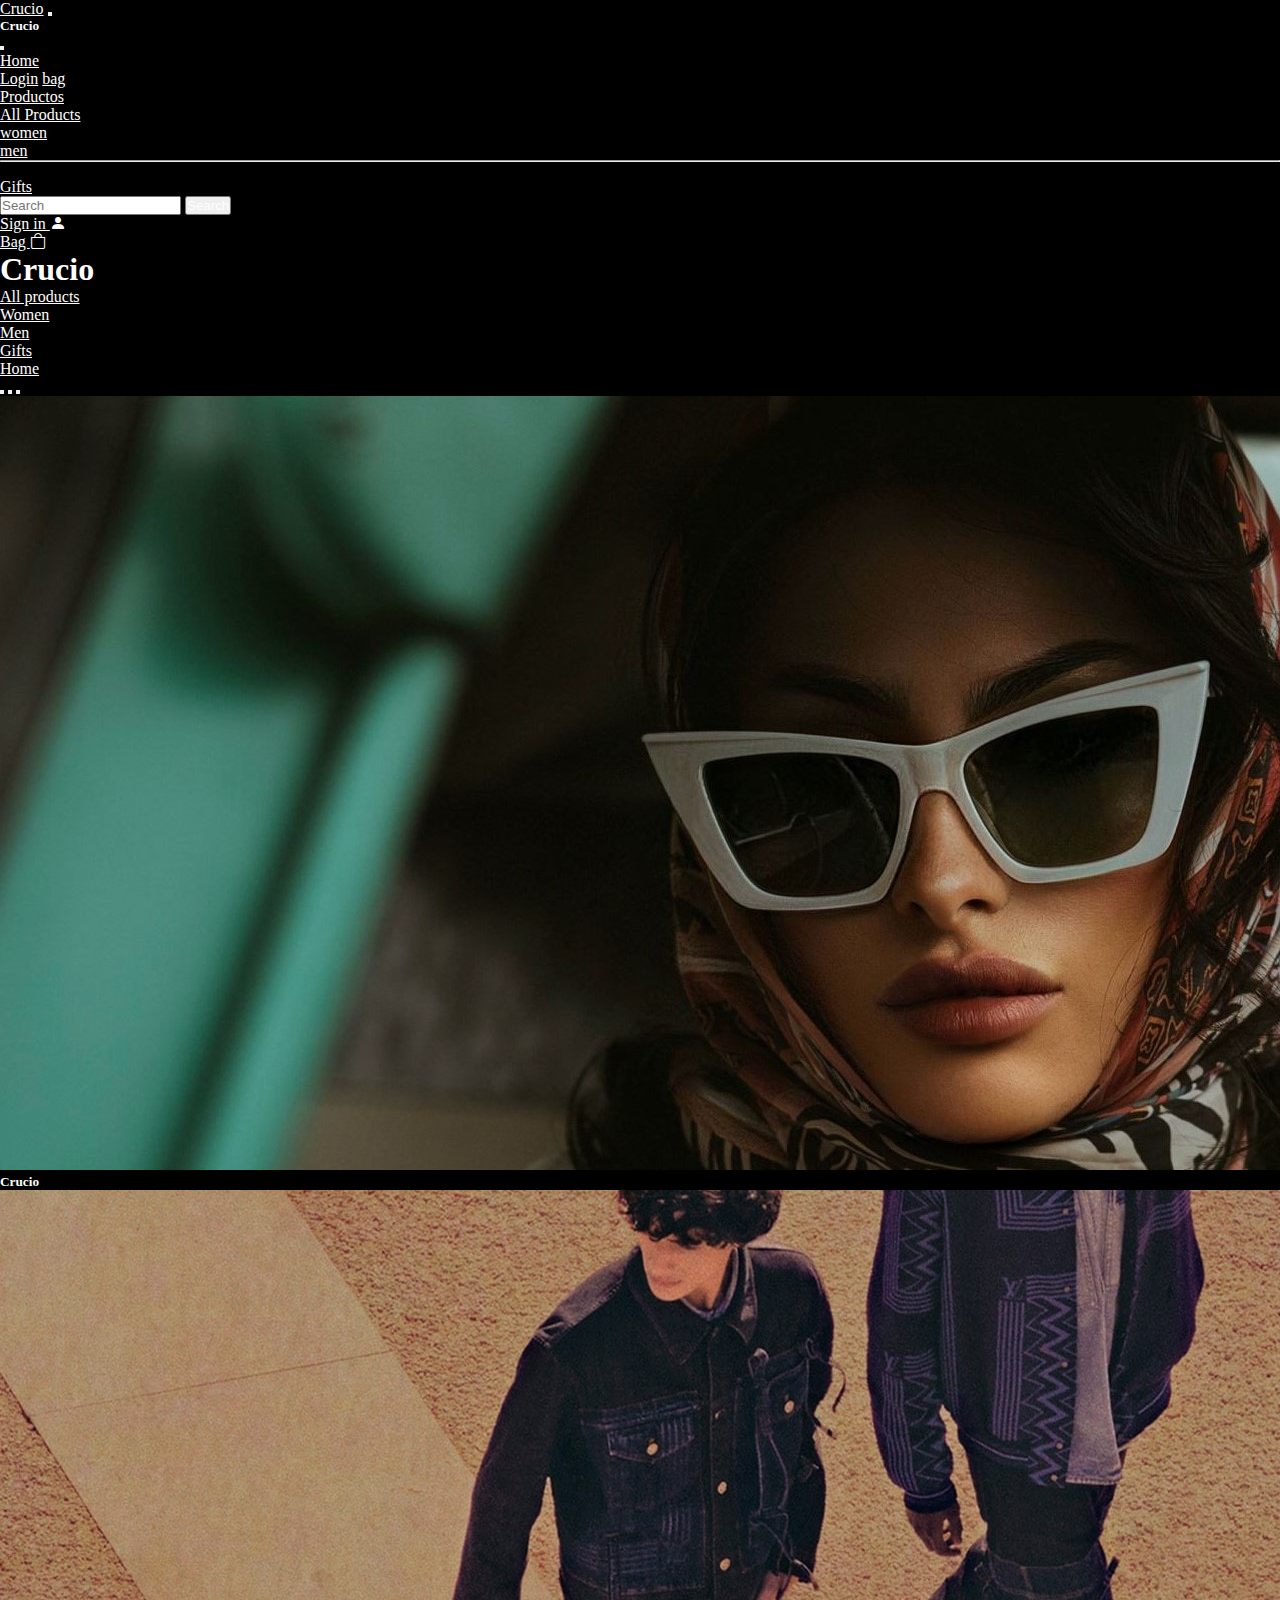
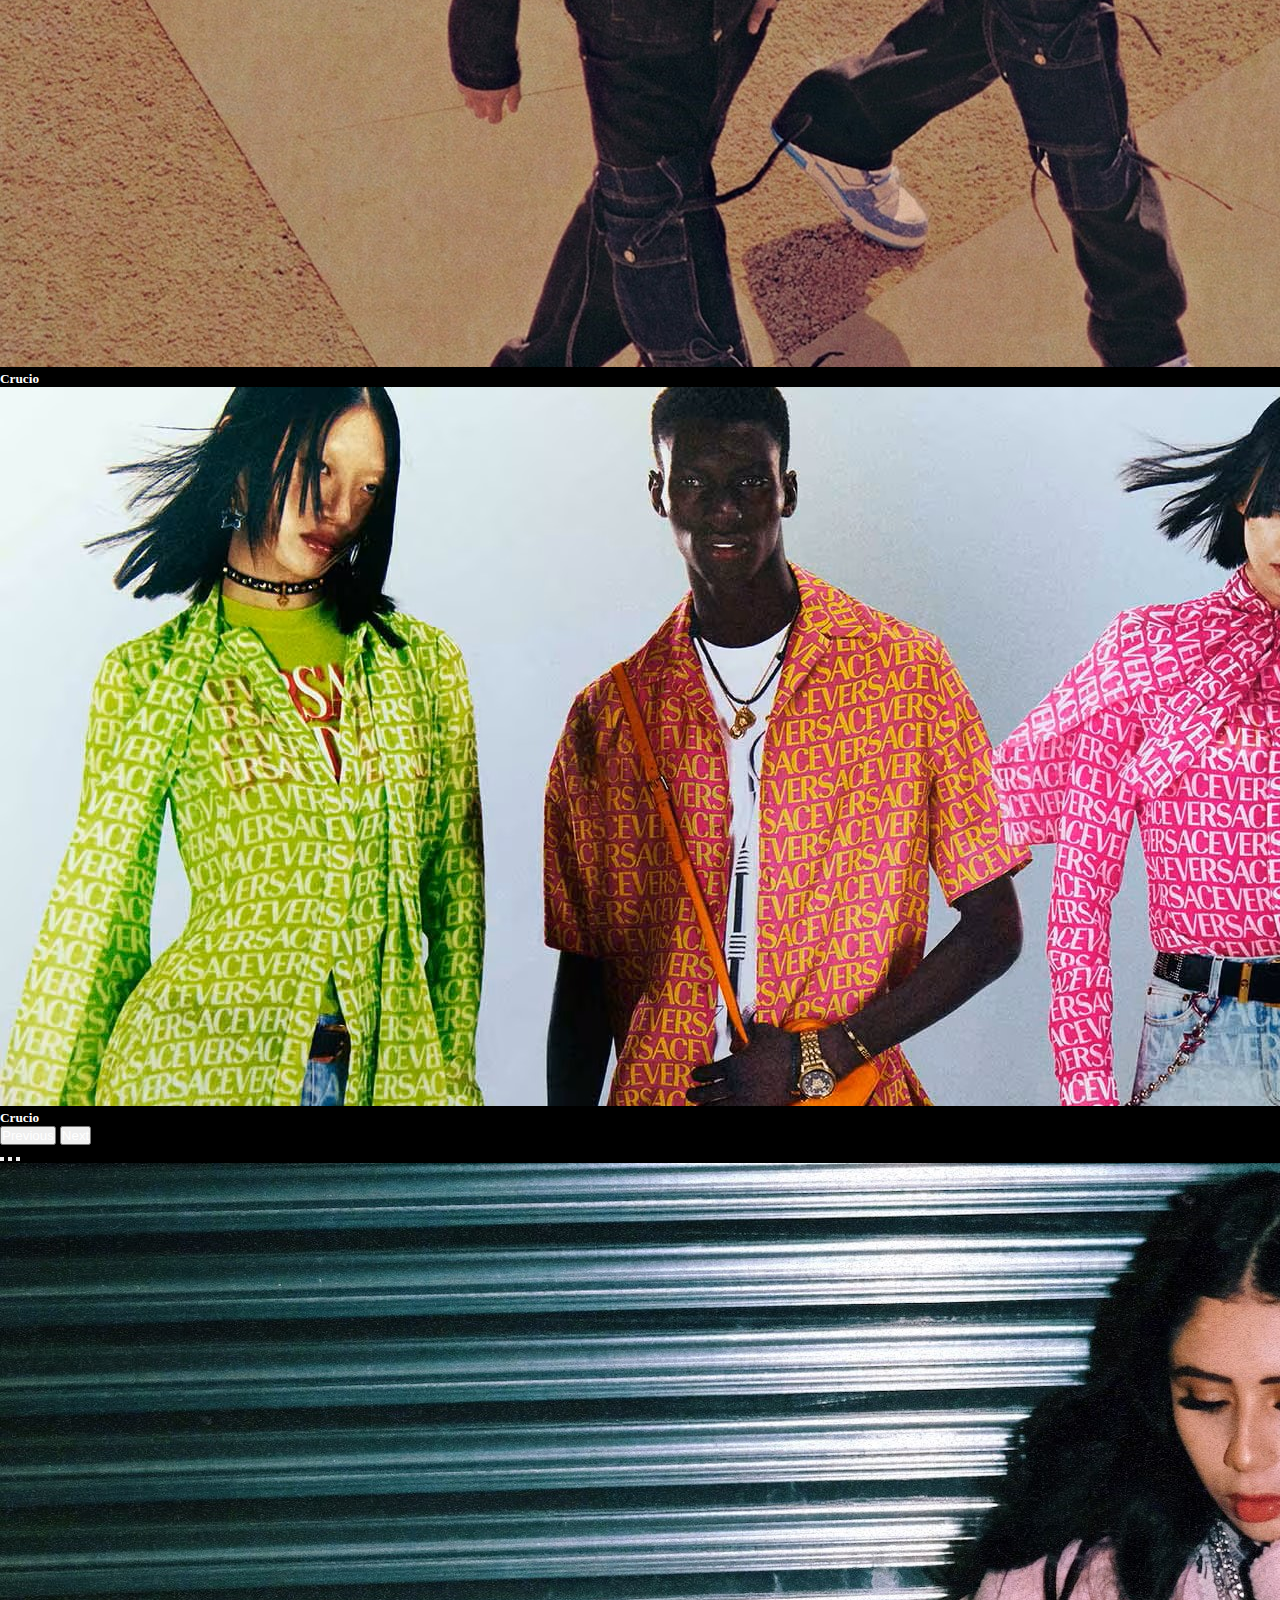
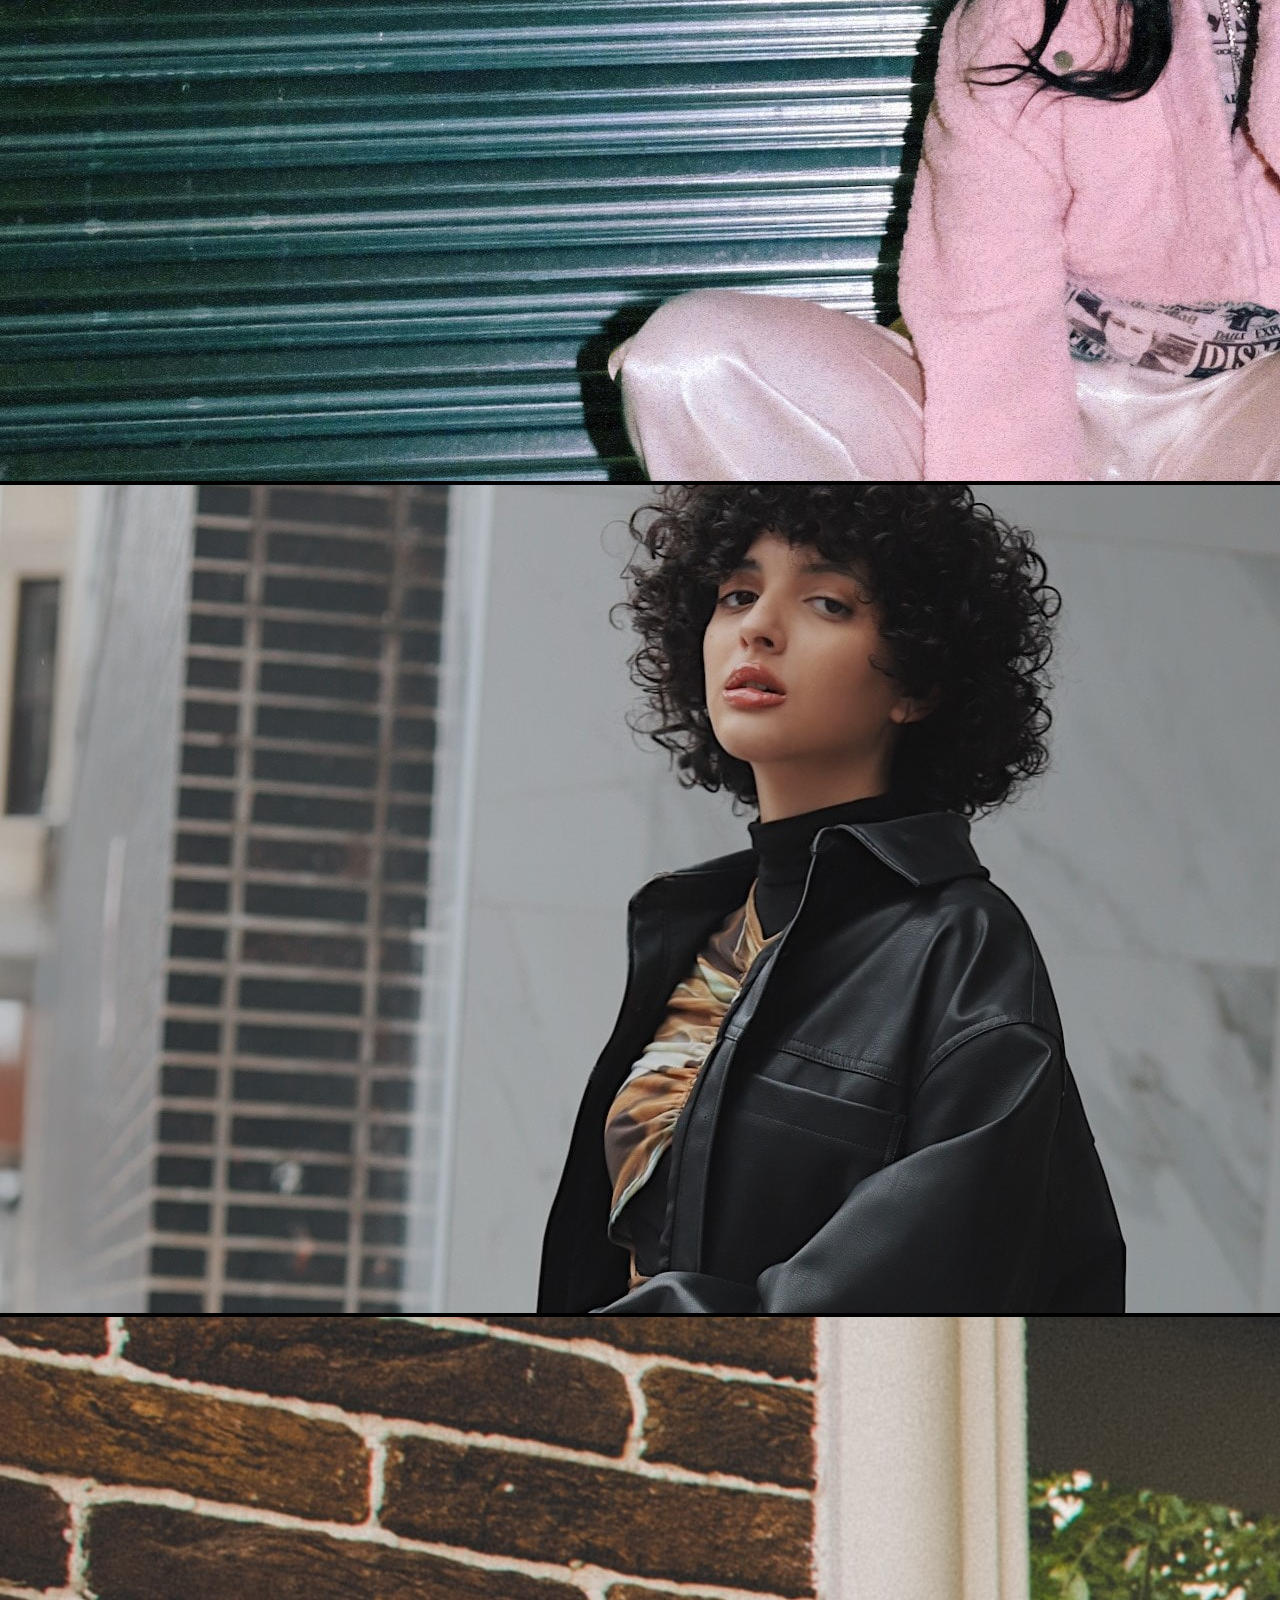
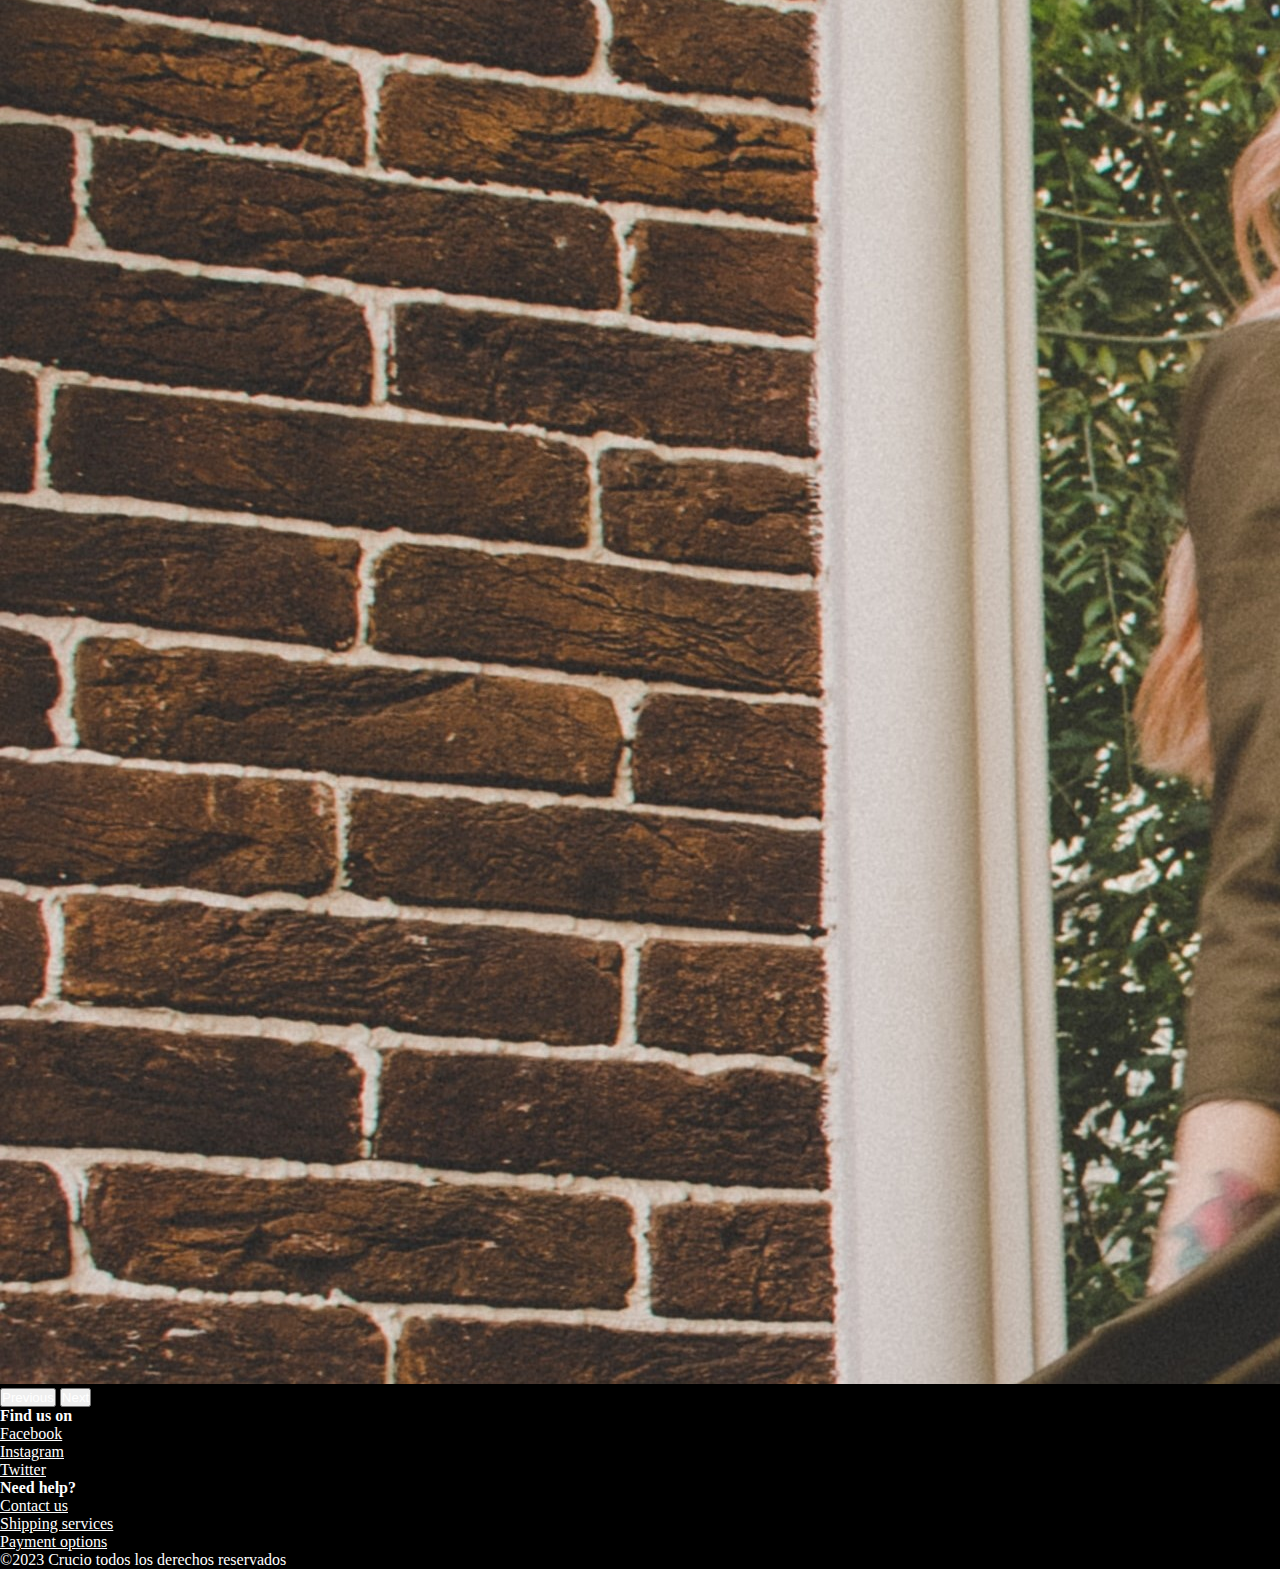
<file: index.html>
<!DOCTYPE html>
<html lang="en">

<head>
    <meta charset="UTF-8" />
    <meta http-equiv="X-UA-Compatible" content="IE=edge" />
    <meta name="viewport" content="width=device-width, initial-scale=1.0" />
    <title>Crucio</title>
    <link rel="stylesheet" href="./sass/main.css">
    <link rel="preconnect" href="https://fonts.googleapis.com">
<link rel="preconnect" href="https://fonts.gstatic.com" crossorigin>
<link href="https://fonts.googleapis.com/css2?family=Phudu:wght@300&display=swap" rel="stylesheet">
    <link href="https://cdn.jsdelivr.net/npm/bootstrap@5.3.0-alpha3/dist/css/bootstrap.min.css" rel="stylesheet" integrity="sha384-KK94CHFLLe+nY2dmCWGMq91rCGa5gtU4mk92HdvYe+M/SXH301p5ILy+dN9+nJOZ" crossorigin="anonymous">
    <link rel="stylesheet" href="https://cdn.jsdelivr.net/npm/bootstrap-icons@1.10.4/font/bootstrap-icons.css">
</head>

<body class="bodyHome">
    <div class="nav__mobile">
        <nav class="navbar navbar-dark  bg-dark fixed-top">
            <div class="container-fluid">
              <a class="navbar-brand" href="./index.html">Crucio</a>
              <button class="navbar-toggler" type="button" data-bs-toggle="offcanvas" data-bs-target="#offcanvasDarkNavbar" aria-controls="offcanvasDarkNavbar" aria-label="Toggle navigation">
                <span class="navbar-toggler-icon"></span>
              </button>
              <div class="offcanvas offcanvas-end text-bg-dark" tabindex="-1" id="offcanvasDarkNavbar" aria-labelledby="offcanvasDarkNavbarLabel">
                <div class="offcanvas-header">
                  <h5 class="offcanvas-title" id="offcanvasDarkNavbarLabel">Crucio</h5>
                  <button type="button" class="btn-close btn-close-white" data-bs-dismiss="offcanvas" aria-label="Close"></button>
                </div>
                <div class="offcanvas-body">
                  <ul class="navbar-nav justify-content-end flex-grow-1 pe-3">
                    <li class="nav-item">
                      <a class="nav-link active" aria-current="page" href="./index.html">Home</a>
                    </li>
                    <li class="nav-item">
                      <a class="nav-link" href="./paginas/sign-in.html">Login</a>
                      <a class="nav-link" href="./paginas/bag.html">bag</a>
                    </li>
                    <li class="nav-item dropdown">
                      <a class="nav-link dropdown-toggle" href="#" role="button" data-bs-toggle="dropdown" aria-expanded="false">
                        Productos
                      </a>
                      <ul class="dropdown-menu dropdown-menu-dark">
                        <li><a class="dropdown-item" href="./paginas/productos.html">All Products</a></li>
                        <li><a class="dropdown-item" href="./paginas/women.html">women</a></li>
                        <li><a class="dropdown-item" href="./paginas/men.html">men</a></li>
                        <li>
                          <hr class="dropdown-divider">
                        </li>
                        <li><a class="dropdown-item" href="./paginas/Gifts.html">Gifts</a></li>
                      </ul>
                    </li>
                  </ul>
                  <form class="d-flex mt-3" role="search">
                    <input class="form-control me-2" type="search" placeholder="Search" aria-label="Search">
                    <button class="btn btn-success" type="submit">Search</button>
                  </form>
                </div>
              </div>
            </div>
          </nav>
    </div>
    <header class="headerHome">

        <div class="headerHome__login">
             <nav class="nav1">
            <ul>
                <li><a class="text-white" href="paginas/sign-in.html">Sign in <span class="bi bi-person-fill"></span></a></li>
                <li><a class="text-white" href="paginas/bag.html" >Bag <span class="bi bi-bag"></span>
                </a></li>
            </ul>

            </nav>
        </div>
        
 <div class="headerHome__nav">

        <h1 >Crucio</h1> 
            <nav id="nav2">
            <ul>
                <li class="1erpag"><a class="text-white" href="paginas/productos.html">All products</a></li>
                <li class="2dapag"><a class="text-white" href="paginas/women.html">Women</a></li>
                <li class="3erpag"><a class="text-white" href="paginas/men.html">Men</a></li>
                <li class="4tapag"><a class="text-white" href="paginas/Gifts.html">Gifts</a></li>
                <li class="5tapag"><a class="text-white" href="index.html">Home</a></li>
            </ul>
            </nav>
        </div>
    </header>

    <section class="sectionHome">
        <div id="carouselExampleCaptions" class="carousel slide">
            <div class="carousel-indicators">
              <button type="button" data-bs-target="#carouselExampleCaptions" data-bs-slide-to="0" class="active" aria-current="true" aria-label="Slide 1"></button>
              <button type="button" data-bs-target="#carouselExampleCaptions" data-bs-slide-to="1" aria-label="Slide 2"></button>
              <button type="button" data-bs-target="#carouselExampleCaptions" data-bs-slide-to="2" aria-label="Slide 3"></button>
            </div>
            <div class="carousel-inner">
              <div class="carousel-item active">
                <img src="./img/home1.jpg" class="d-block w-100" alt="...">
                <div class="carousel-caption d-none d-md-block">
                  <h5>Crucio</h5>
                  <p></p>
                </div>
              </div>
              <div class="carousel-item">
                <img src="./img/home2.jpg" class="d-block w-100" alt="...">
                <div class="carousel-caption d-none d-md-block">
                  <h5>Crucio</h5>
                  <p></p>
                </div>
              </div>
              <div class="carousel-item">
                <img src="./img/home3.jpg" class="d-block w-100" alt="...">
                <div class="carousel-caption d-none d-md-block">
                  <h5>Crucio</h5>
                  <p></p>
                </div>
              </div>
            </div>
            <button class="carousel-control-prev" type="button" data-bs-target="#carouselExampleCaptions" data-bs-slide="prev">
              <span class="carousel-control-prev-icon" aria-hidden="true"></span>
              <span class="visually-hidden">Previous</span>
            </button>
            <button class="carousel-control-next" type="button" data-bs-target="#carouselExampleCaptions" data-bs-slide="next">
              <span class="carousel-control-next-icon" aria-hidden="true"></span>
              <span class="visually-hidden">Next</span>
            </button>
          </div>
    </section>

    <section class="sectionHome">
        <div id="carouselExampleIndicators" class="carousel slide">
            <div class="carousel-indicators">
              <button type="button" data-bs-target="#carouselExampleIndicators" data-bs-slide-to="0" class="active" aria-current="true" aria-label="Slide 1"></button>
              <button type="button" data-bs-target="#carouselExampleIndicators" data-bs-slide-to="1" aria-label="Slide 2"></button>
              <button type="button" data-bs-target="#carouselExampleIndicators" data-bs-slide-to="2" aria-label="Slide 3"></button>
            </div>
            <div class="carousel-inner">
              <div class="carousel-item active">
                <img src="./img/home4.jpg" class="d-block w-100" alt="...">
              </div>
              <div class="carousel-item">
                <img src="./img/home5.jpg" class="d-block w-100" alt="...">
              </div>
              <div class="carousel-item">
                <img src="./img/home6.jpg" class="d-block w-100" alt="...">
              </div>
            </div>
            <button class="carousel-control-prev" type="button" data-bs-target="#carouselExampleIndicators" data-bs-slide="prev">
              <span class="carousel-control-prev-icon" aria-hidden="true"></span>
              <span class="visually-hidden">Previous</span>
            </button>
            <button class="carousel-control-next" type="button" data-bs-target="#carouselExampleIndicators" data-bs-slide="next">
              <span class="carousel-control-next-icon" aria-hidden="true"></span>
              <span class="visually-hidden">Next</span>
            </button>
          </div>

    </section>

    <footer class="footerHome">
        <div class="div__footer">
            <div class="div__footer1">

           
            <nav>
                <h4>Find us on</h4>
                <ul>
                    <li><a class="text-white" href=""> <span class="icono-face"></span> Facebook</a></li>
                    <li><a class="text-white" href=""> <span class="icono-ig"></span>Instagram</a></li>
                    <li><a class="text-white" href=""> <span class="icono-twt"></span>Twitter</a></li>
                </ul>
            </nav>
        </div>

        <div class="div__footer2">
           
            <nav>
                <h4>Need help?</h4>
                <ul>
                    <li><a class="text-white" href=""> Contact us </a></li>
                    <li><a class="text-white" href=""> Shipping services</a></li>
                    <li><a class="text-white" href="">Payment options</a></li>
                </ul>
            </nav>


        </div>
        </div>

        

        <div class="div-copy">

            <p>&copy;2023 Crucio todos los derechos reservados</p>

        </div>

    </footer>
    <script src="https://cdn.jsdelivr.net/npm/bootstrap@5.3.0-alpha3/dist/js/bootstrap.bundle.min.js" integrity="sha384-ENjdO4Dr2bkBIFxQpeoTz1HIcje39Wm4jDKdf19U8gI4ddQ3GYNS7NTKfAdVQSZe" crossorigin="anonymous"></script>

</body>
</file>
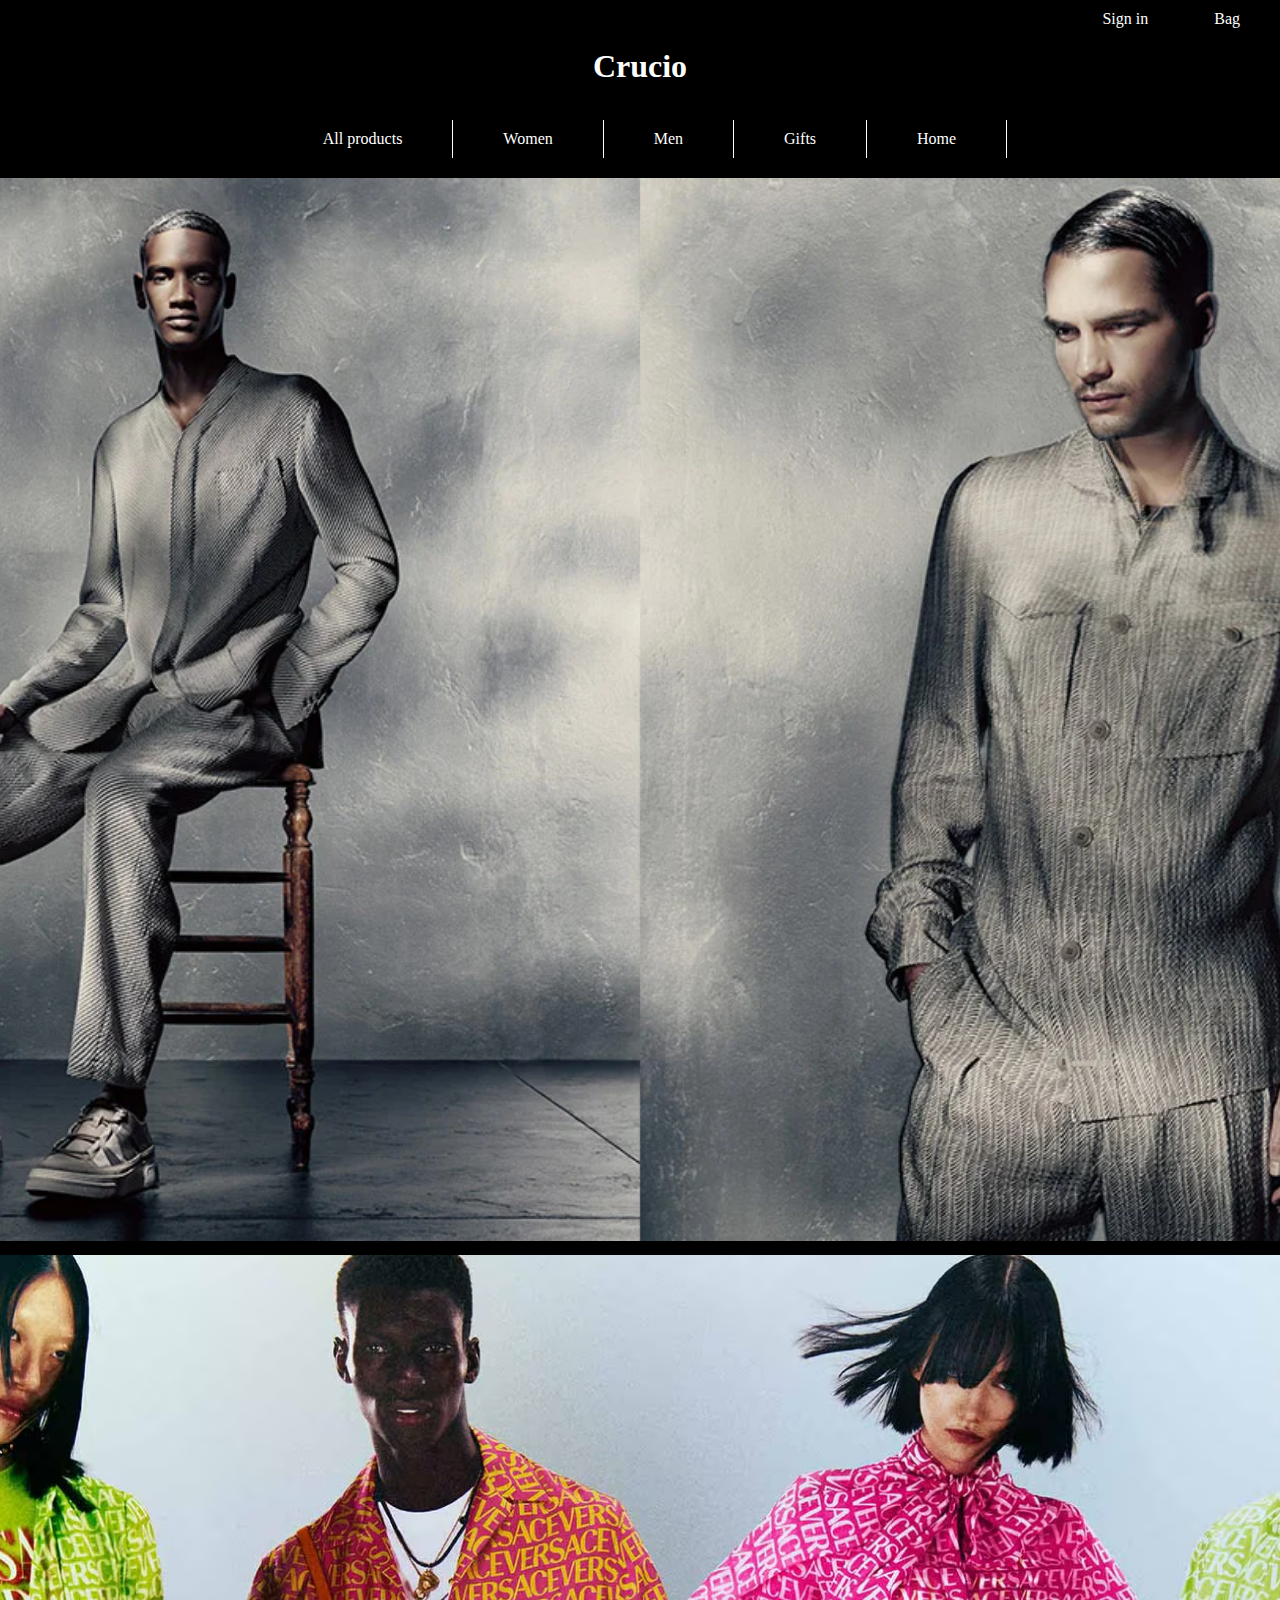
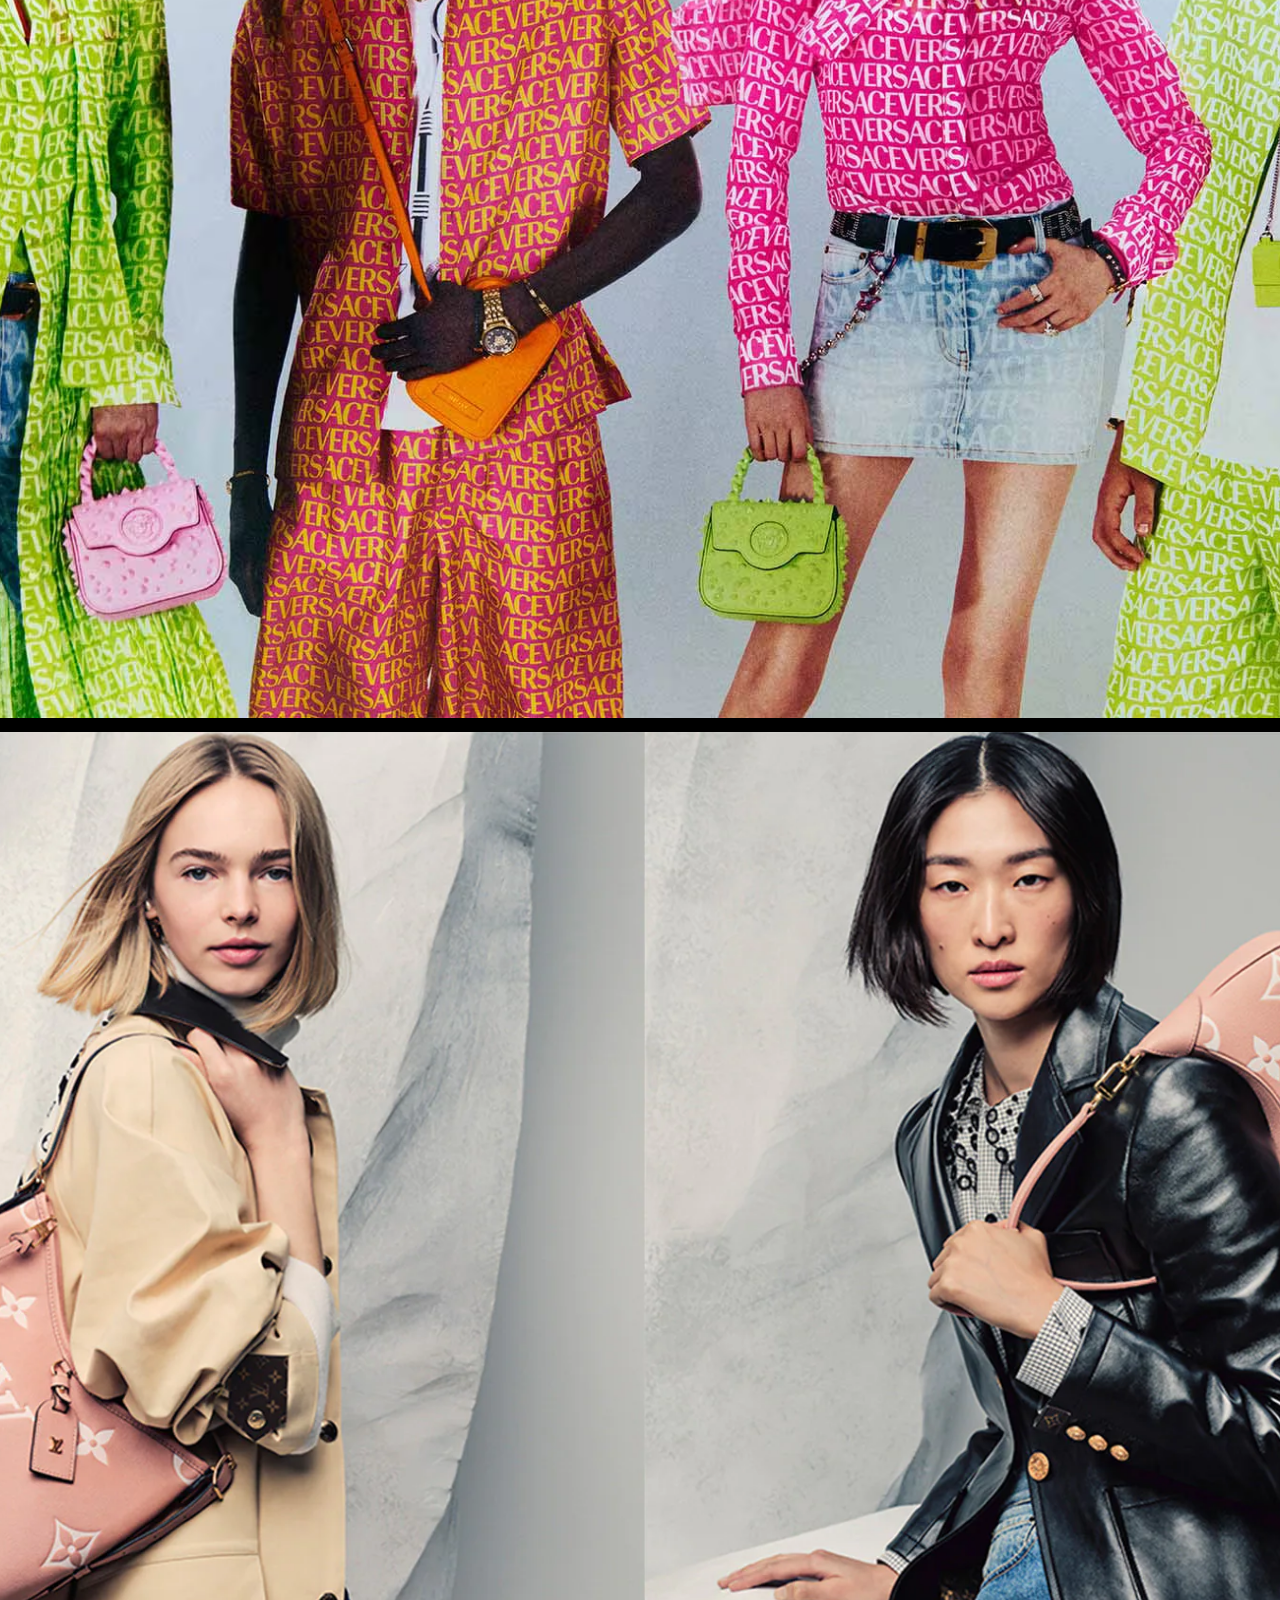
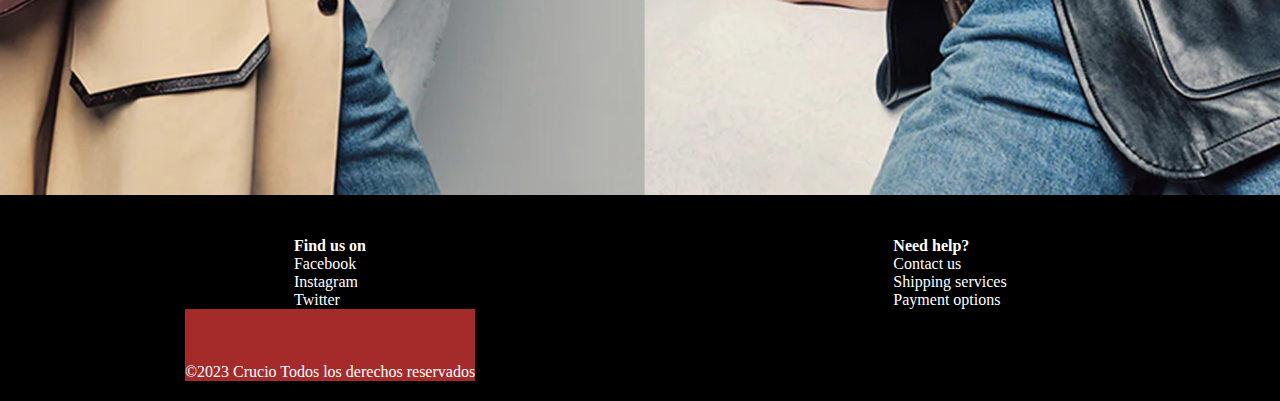
<file: proyecto/index.html>
<!DOCTYPE html>
<html lang="en">

<head>
    <meta charset="UTF-8" />
    <meta http-equiv="X-UA-Compatible" content="IE=edge" />
    <meta name="viewport" content="width=device-width, initial-scale=1.0" />
    <title>Crucio</title>
    <link rel="stylesheet" href="./css/estilos.css" />
    <link rel="preconnect" href="https://fonts.googleapis.com">
    <link rel="preconnect" href="https://fonts.gstatic.com" crossorigin>
    <link href="https://fonts.googleapis.com/css2?family=Phudu:wght@300&display=swap" rel="stylesheet">
</head>

<body class="bodyHome">
    <header class="headerHome">
 
       
        
        <div class="log">
             <nav class="nav1">
            <ul>
                <li><a href="paginas/sign-in.html">Sign in <span class="icono-login"></span></a></li>
                <li><a href="paginas/bag.html" class="navLeft">Bag <span class="icono-carrito"></span></a></li>
            </ul>

            </nav>
        </div>
        
 <div class="nav">

        <h1>Crucio</h1> 
            <nav id="nav2">
            <ul>
                <li class="1erpag"><a href="paginas/productos.html">All products</a></li>
                <li class="2dapag"><a href="paginas/women.html">Women</a></li>
                <li class="3erpag"><a href="paginas/men.html">Men</a></li>
                <li class="4tapag"><a href="paginas/Gifts.html">Gifts</a></li>
                <li class="5tapag"><a href="index.html">Home</a></li>
            </ul>
            </nav>
        </div>
    </header>

    <section class="sectionHome">
        <div>
            <a href="paginas/productos.html">
                <img src="img/modelo-ropa.webp" alt="Modelo con ropa casual" />
            </a>
        </div>

        <div>
            <a href="paginas/productos.html">
                <img src="img/resort-hero-1-3rd-desk.avif" alt="Modelo con ropa formal" />
            </a>
        </div>

        <div>
            <a href="paginas/productos.html">
                <img src="img/MX_WLG_ROSE_DI3.webp" alt="Mujer con ropa de deporte" />
            </a>
        </div>

        <a class="back-menu" href="#nav2">Volver al menú de navegación</a>

    </section>

    <footer class="footerHome">

        <div class="div-footer1">

            <h4>Find us on</h4>
            <nav>
                <ul>
                    <li><a href=""> Facebook</a></li>
                    <li><a href=""> Instagram</a></li>
                    <li><a href=""> Twitter</a></li>
                </ul>
            </nav>
        </div>

        <div class="div-footer2">
            <h4>Need help?</h4>
            <nav>
                <ul>
                    <li><a href=""> Contact us </a></li>
                    <li><a href=""> Shipping services</a></li>
                    <li><a href="">Payment options</a></li>
                </ul>
            </nav>


        </div>

        <div class="div-copy">

            <p>&copy;2023 Crucio Todos los derechos reservados</p>

        </div>

    </footer>

</body>
</file>
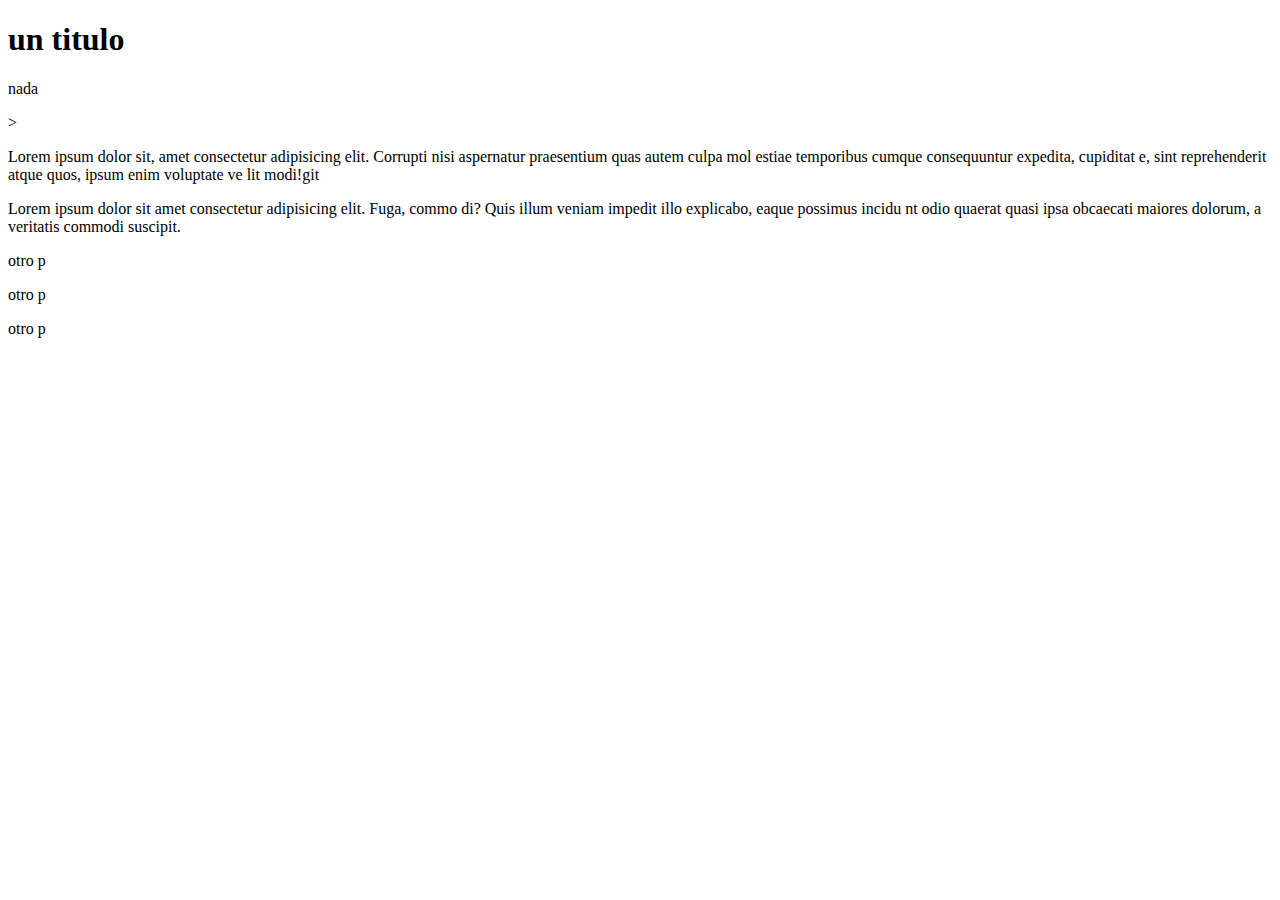
<file: Untitled-2.html>
<!DOCTYPE html>
<html lang="en">
<head>
    <meta charset="UTF-8">
    <meta http-equiv="X-UA-Compatible" content="IE=edge">
    <meta name="viewport" content="width=device-width, initial-scale=1.0">
    <title>otro titulo nuevo
    </title>
    <body>
        <h1>un titulo</h1>
        <header><p>nada</p>></header>
        <p>Lorem ipsum dolor sit, amet consectetur adipisicing elit. 
            Corrupti nisi aspernatur praesentium quas autem culpa mol
            estiae temporibus cumque consequuntur expedita, cupiditat
            e, sint reprehenderit atque quos, ipsum enim voluptate ve
            lit modi!git</p>
            <p>Lorem ipsum dolor sit amet consectetur adipisicing elit. Fuga, commo
                di? Quis illum veniam impedit illo explicabo, eaque possimus incidu
                nt odio quaerat quasi ipsa obcaecati maiores dolorum, a veritatis 
                commodi suscipit.</p>
                <p>otro p</p>
                <p>otro p</p>
                <p>otro p</p>
    </body>
</head>
<body>
    
</body>
</html>
</file>
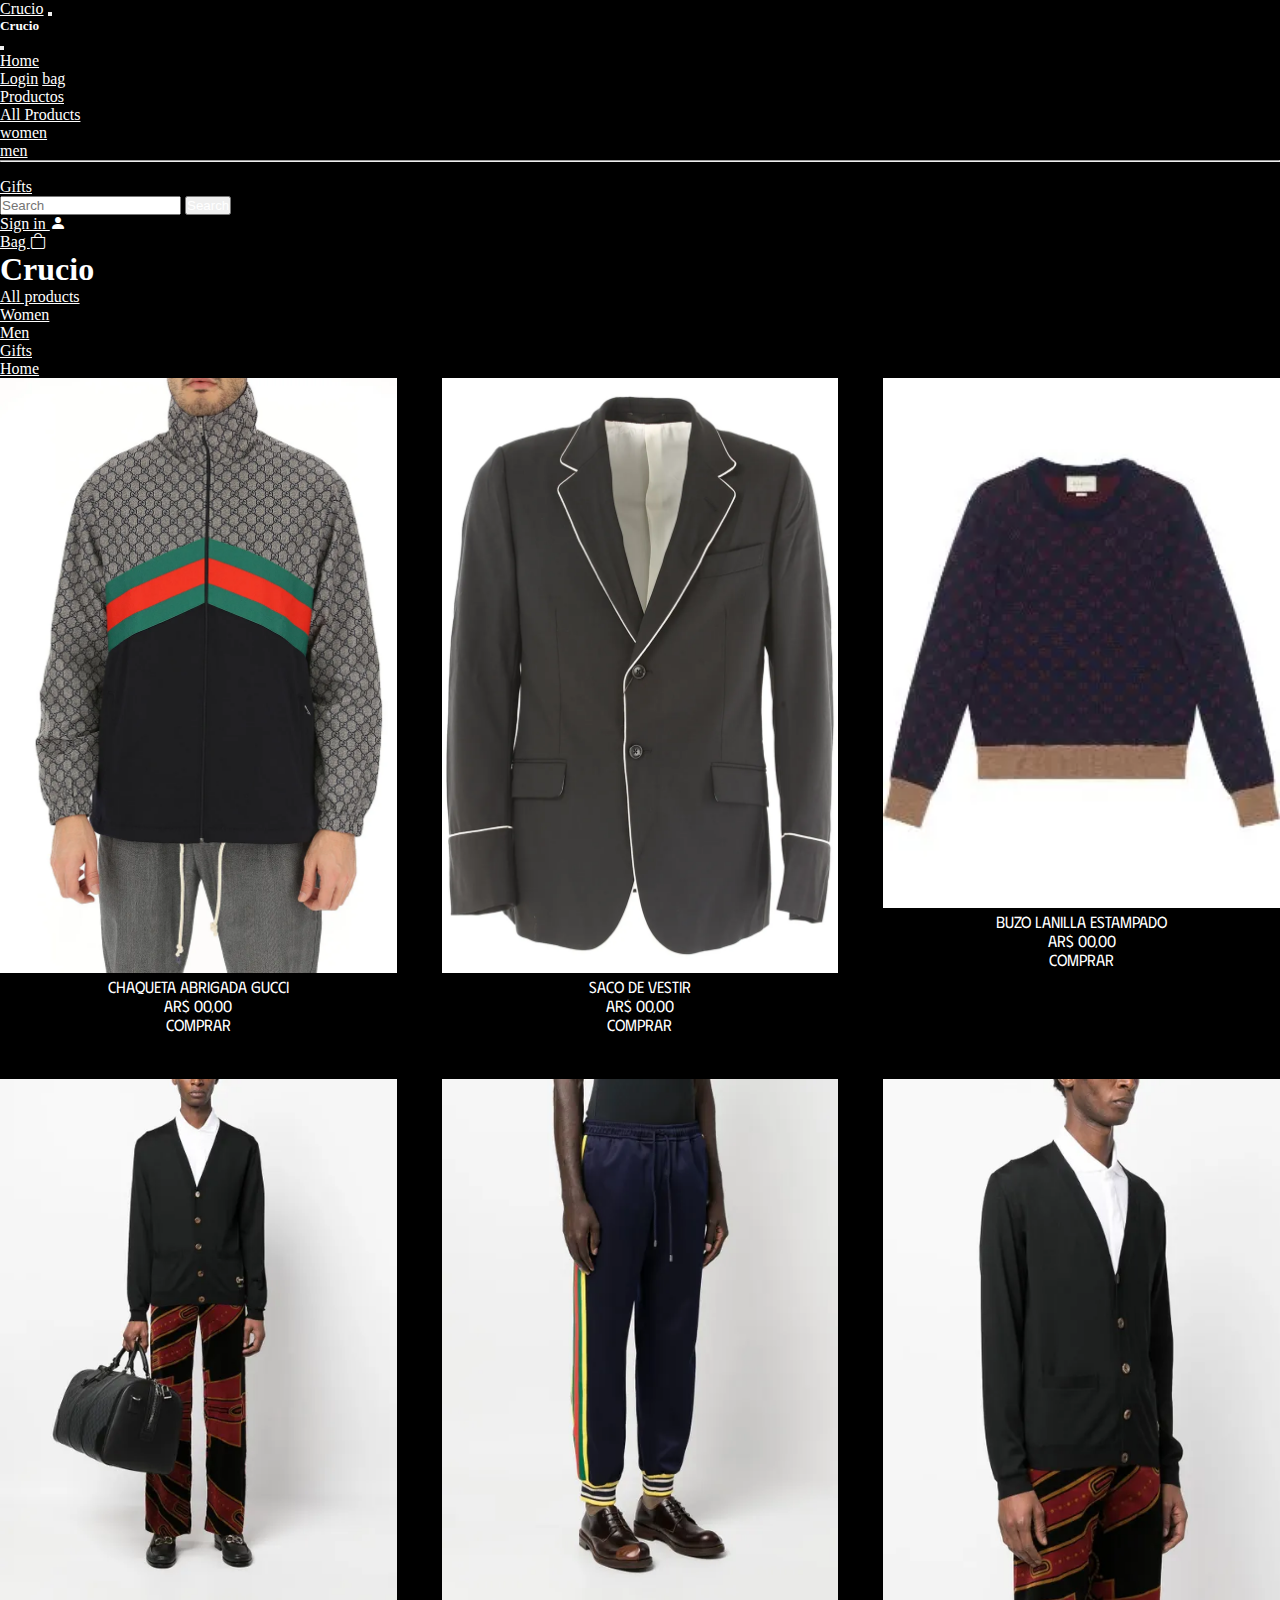
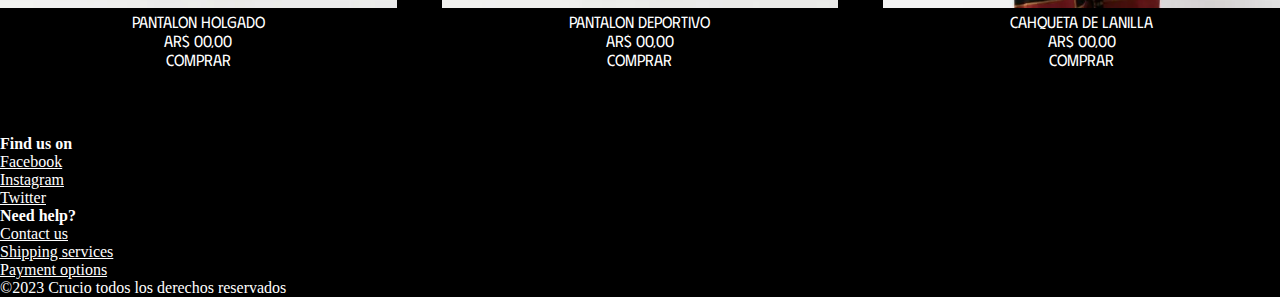
<file: paginas/men.html>
<!DOCTYPE html>
<html lang="en">

<head>
    <meta charset="UTF-8" />
    <meta http-equiv="X-UA-Compatible" content="IE=edge" />
    <meta name="viewport" content="width=device-width, initial-scale=1.0" />
    <title>Crucio</title>
    <link rel="stylesheet" href="../sass/main.css" />
    <link rel="preconnect" href="https://fonts.googleapis.com">
<link rel="preconnect" href="https://fonts.gstatic.com" crossorigin>
<link href="https://fonts.googleapis.com/css2?family=Phudu:wght@300&display=swap" rel="stylesheet">
<link href="https://cdn.jsdelivr.net/npm/bootstrap@5.3.0-alpha3/dist/css/bootstrap.min.css" rel="stylesheet" integrity="sha384-KK94CHFLLe+nY2dmCWGMq91rCGa5gtU4mk92HdvYe+M/SXH301p5ILy+dN9+nJOZ" crossorigin="anonymous">
    <link rel="stylesheet" href="https://cdn.jsdelivr.net/npm/bootstrap-icons@1.10.4/font/bootstrap-icons.css">
</head>

<body class="bodyHome">
    <div class="nav__mobile">
        <nav class="navbar navbar-dark  bg-dark fixed-top">
            <div class="container-fluid">
              <a class="navbar-brand" href="./index.html">Crucio</a>
              <button class="navbar-toggler" type="button" data-bs-toggle="offcanvas" data-bs-target="#offcanvasDarkNavbar" aria-controls="offcanvasDarkNavbar" aria-label="Toggle navigation">
                <span class="navbar-toggler-icon"></span>
              </button>
              <div class="offcanvas offcanvas-end text-bg-dark" tabindex="-1" id="offcanvasDarkNavbar" aria-labelledby="offcanvasDarkNavbarLabel">
                <div class="offcanvas-header">
                  <h5 class="offcanvas-title" id="offcanvasDarkNavbarLabel">Crucio</h5>
                  <button type="button" class="btn-close btn-close-white" data-bs-dismiss="offcanvas" aria-label="Close"></button>
                </div>
                <div class="offcanvas-body">
                  <ul class="navbar-nav justify-content-end flex-grow-1 pe-3">
                    <li class="nav-item">
                      <a class="nav-link active" aria-current="page" href="./index.html">Home</a>
                    </li>
                    <li class="nav-item">
                      <a class="nav-link" href="./paginas/sign-in.html">Login</a>
                      <a class="nav-link" href="./paginas/bag.html">bag</a>
                    </li>
                    <li class="nav-item dropdown">
                      <a class="nav-link dropdown-toggle" href="#" role="button" data-bs-toggle="dropdown" aria-expanded="false">
                        Productos
                      </a>
                      <ul class="dropdown-menu dropdown-menu-dark">
                        <li><a class="dropdown-item" href="./paginas/productos.html">All Products</a></li>
                        <li><a class="dropdown-item" href="./paginas/women.html">women</a></li>
                        <li><a class="dropdown-item" href="./paginas/men.html">men</a></li>
                        <li>
                          <hr class="dropdown-divider">
                        </li>
                        <li><a class="dropdown-item" href="./paginas/Gifts.html">Gifts</a></li>
                      </ul>
                    </li>
                  </ul>
                  <form class="d-flex mt-3" role="search">
                    <input class="form-control me-2" type="search" placeholder="Search" aria-label="Search">
                    <button class="btn btn-success" type="submit">Search</button>
                  </form>
                </div>
              </div>
            </div>
          </nav>
    </div>
    <header class="headerHome">

        <div class="headerHome__login">
             <nav class="nav1">
            <ul>
                <li><a class="text-white" href="paginas/sign-in.html">Sign in <span class="bi bi-person-fill"></span></a></li>
                <li><a class="text-white" href="paginas/bag.html" >Bag <span class="bi bi-bag"></span>
                </a></li>
            </ul>

            </nav>
        </div>
        
 <div class="headerHome__nav">

        <h1 >Crucio</h1> 
            <nav id="nav2">
            <ul>
                <li class="1erpag"><a class="text-white" href="./productos.html">All products</a></li>
                <li class="2dapag"><a class="text-white" href="./women.html">Women</a></li>
                <li class="3erpag"><a class="text-white" href="./men.html">Men</a></li>
                <li class="4tapag"><a class="text-white" href="./Gifts.html">Gifts</a></li>
                <li class="5tapag"><a class="text-white" href="../index.html">Home</a></li>
            </ul>
            </nav>
        </div>
    </header>

    <section class="sectionRopa">
        <div>
            <a href=""><img src="../img/ropa-hombre.jpg" alt="chaqueta abrigada gucci"></a>
            <p class="detProduct">Chaqueta abrigada gucci</p>
            <p>AR$ 00,00</p>
            <a href="">
                <p>Comprar</p>
            </a>
        </div>
        <div>
            <a href=""><img src="../img/ropa-hombre2.jpg" alt="Saco de vestir color gris"></a>
            <p class="detProduct">Saco de vestir</p>
            <p>AR$ 00,00</p>
            <a href="">
                <p>Comprar</p>
            </a>
        </div>
        <div>
            <a href=""><img src="../img/ropa-hombre3" alt="Buzo lanilla color azul marino con estampado de la marca gucci en rojo"></a>
            <p class="detProduct">Buzo lanilla estampado</p>
            <p>AR$ 00,00</p>
            <a href="">
                <p>Comprar</p>
            </a>
        </div>
        <div>
            <a href=""><img src="../img/ropa-hombre4.webp" alt="Pantalon holgado estampado en colores rojo, amarillo y negro"></a>
            <p class="detProduct">Pantalon holgado</p>
            <p>AR$ 00,00</p>

            <a href="">
                <p>Comprar</p>
            </a>
        </div>
        <div>
            <a href=""><img src="../img/ropa-hombre5.jpg" alt="Pantalon deportivo color azul con rayas a los costados de color verde, rojo y amarillo"></a>
            <p class="detProduct">Pantalon deportivo</p>
            <p>AR$ 00,00</p>
            <a href="">
                <p>Comprar</p>
            </a>
        </div>
        <div>
            <a href=""><img src="../img/ropa-hombre6.jpg" alt="chaqueta de lanilla color negro amplia"></a>
            <p class="detProduct">Cahqueta de lanilla</p>
            <p>AR$ 00,00</p>
            <a href="">
                <p>Comprar</p>
            </a>
        </div>


    </section>

    <footer class="footerHome">
        <div class="div__footer">
            <div class="div__footer1">

           
            <nav>
                <h4>Find us on</h4>
                <ul>
                    <li><a class="text-white" href=""> <span class="icono-face"></span> Facebook</a></li>
                    <li><a class="text-white" href=""> <span class="icono-ig"></span>Instagram</a></li>
                    <li><a class="text-white" href=""> <span class="icono-twt"></span>Twitter</a></li>
                </ul>
            </nav>
        </div>

        <div class="div__footer2">
           
            <nav>
                <h4>Need help?</h4>
                <ul>
                    <li><a class="text-white" href=""> Contact us </a></li>
                    <li><a class="text-white" href=""> Shipping services</a></li>
                    <li><a class="text-white" href="">Payment options</a></li>
                </ul>
            </nav>


        </div>
        </div>

        

        <div class="div-copy">

            <p>&copy;2023 Crucio todos los derechos reservados</p>

        </div>

    </footer>
    <script src="https://cdn.jsdelivr.net/npm/bootstrap@5.3.0-alpha3/dist/js/bootstrap.bundle.min.js" integrity="sha384-ENjdO4Dr2bkBIFxQpeoTz1HIcje39Wm4jDKdf19U8gI4ddQ3GYNS7NTKfAdVQSZe" crossorigin="anonymous"></script>

</body>
</file>
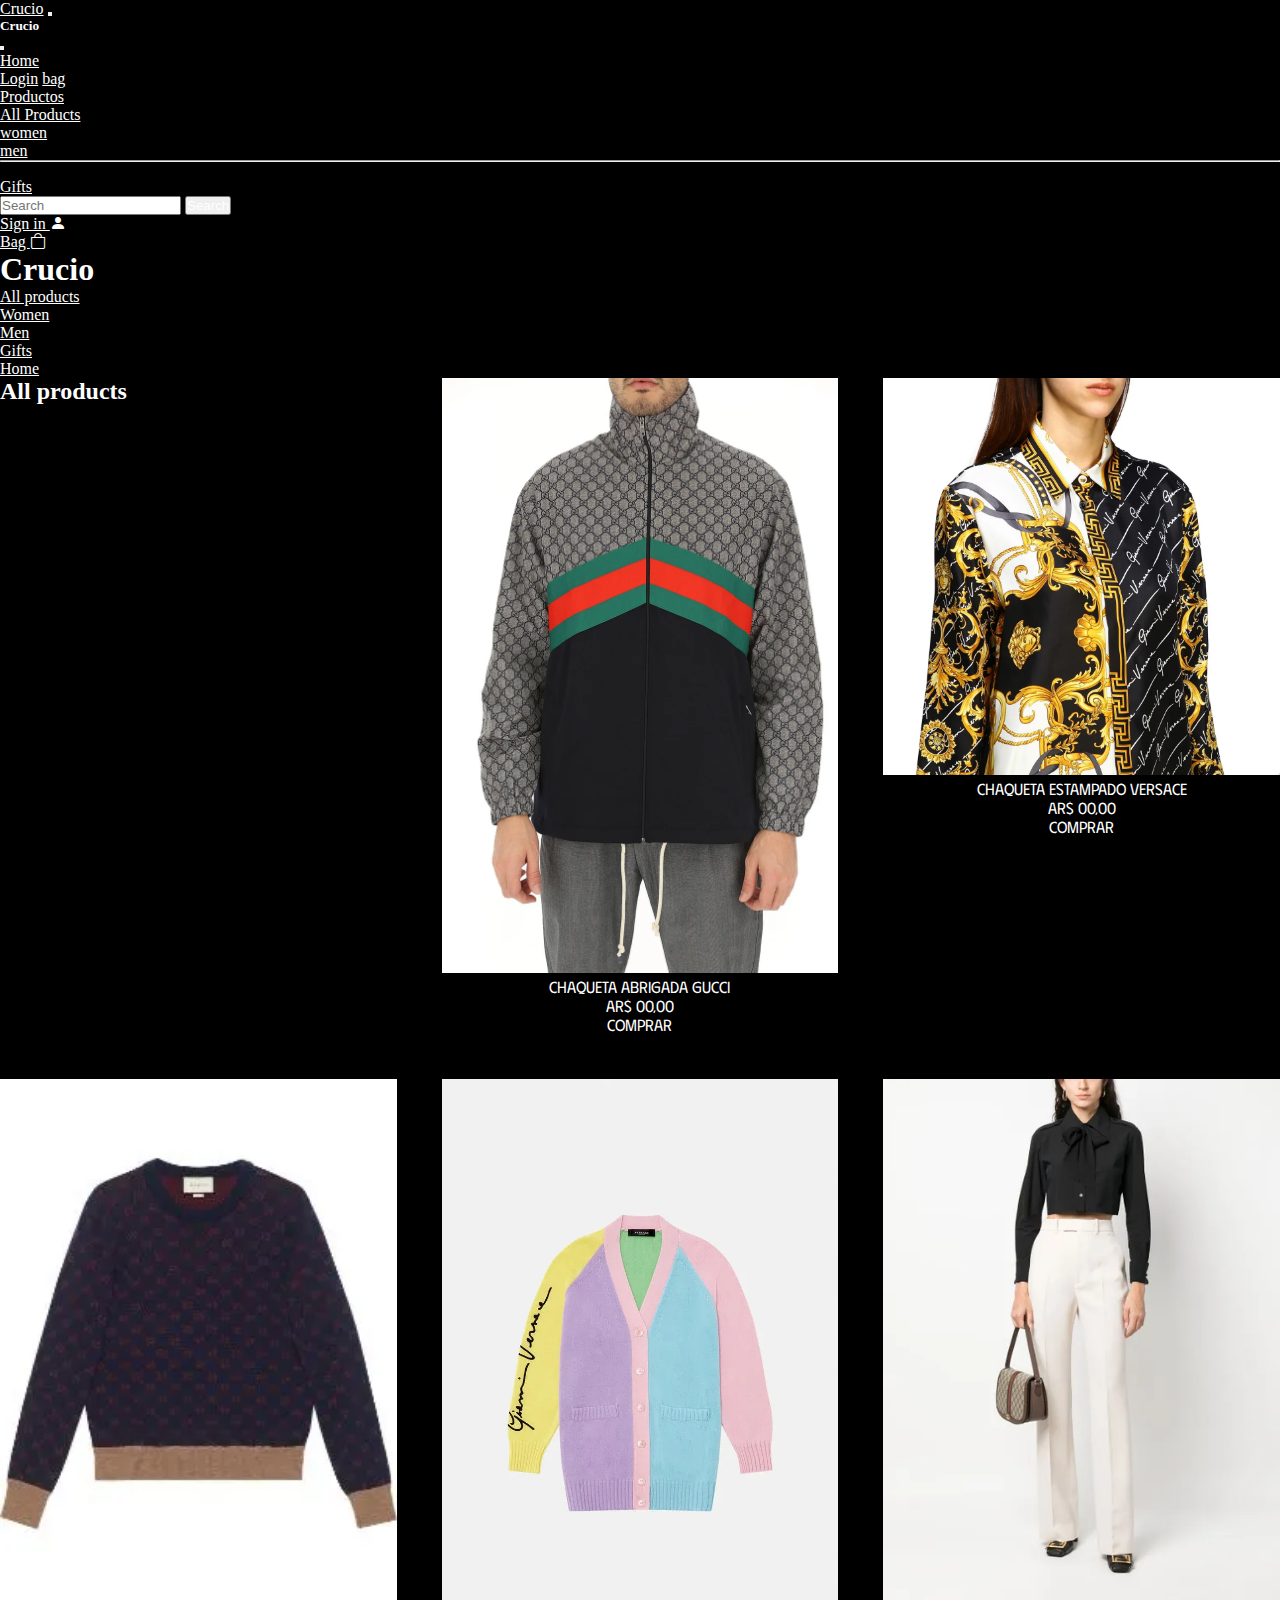
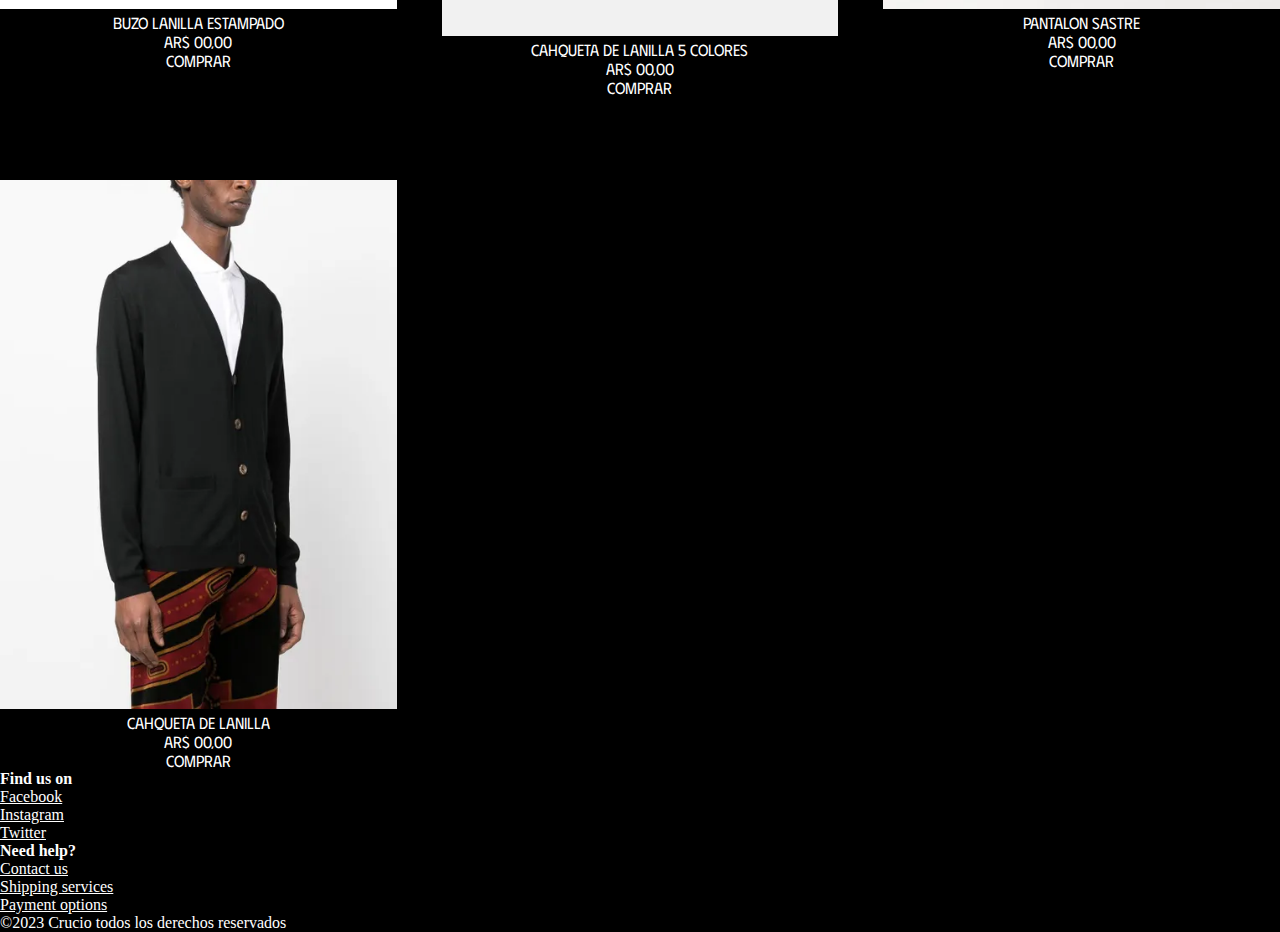
<file: paginas/productos.html>
<!DOCTYPE html>
<html lang="en">

<head>
    <meta charset="UTF-8" />
    <meta http-equiv="X-UA-Compatible" content="IE=edge" />
    <meta name="viewport" content="width=device-width, initial-scale=1.0" />
    <title>All products</title>
    <link rel="stylesheet" href="../sass/main.css" />
    <link rel="preconnect" href="https://fonts.googleapis.com">
    <link rel="preconnect" href="https://fonts.gstatic.com" crossorigin>
    <link href="https://fonts.googleapis.com/css2?family=Phudu:wght@300&display=swap" rel="stylesheet">
    <link href="https://cdn.jsdelivr.net/npm/bootstrap@5.3.0-alpha3/dist/css/bootstrap.min.css" rel="stylesheet" integrity="sha384-KK94CHFLLe+nY2dmCWGMq91rCGa5gtU4mk92HdvYe+M/SXH301p5ILy+dN9+nJOZ" crossorigin="anonymous">
    <link rel="stylesheet" href="https://cdn.jsdelivr.net/npm/bootstrap-icons@1.10.4/font/bootstrap-icons.css">
</head>

<body class="bodyHome">
    <div class="nav__mobile">
        <nav class="navbar navbar-dark  bg-dark fixed-top">
            <div class="container-fluid">
              <a class="navbar-brand" href="../index.html">Crucio</a>
              <button class="navbar-toggler" type="button" data-bs-toggle="offcanvas" data-bs-target="#offcanvasDarkNavbar" aria-controls="offcanvasDarkNavbar" aria-label="Toggle navigation">
                <span class="navbar-toggler-icon"></span>
              </button>
              <div class="offcanvas offcanvas-end text-bg-dark" tabindex="-1" id="offcanvasDarkNavbar" aria-labelledby="offcanvasDarkNavbarLabel">
                <div class="offcanvas-header">
                  <h5 class="offcanvas-title" id="offcanvasDarkNavbarLabel">Crucio</h5>
                  <button type="button" class="btn-close btn-close-white" data-bs-dismiss="offcanvas" aria-label="Close"></button>
                </div>
                <div class="offcanvas-body">
                  <ul class="navbar-nav justify-content-end flex-grow-1 pe-3">
                    <li class="nav-item">
                      <a class="nav-link active" aria-current="page" href="../index.html">Home</a>
                    </li>
                    <li class="nav-item">
                      <a class="nav-link" href="./sign-in.html">Login</a>
                      <a class="nav-link" href="./bag.html">bag</a>
                    </li>
                    <li class="nav-item dropdown">
                      <a class="nav-link dropdown-toggle" href="#" role="button" data-bs-toggle="dropdown" aria-expanded="false">
                        Productos
                      </a>
                      <ul class="dropdown-menu dropdown-menu-dark">
                        <li><a class="dropdown-item" href="./productos.html">All Products</a></li>
                        <li><a class="dropdown-item" href="./women.html">women</a></li>
                        <li><a class="dropdown-item" href="./men.html">men</a></li>
                        <li>
                          <hr class="dropdown-divider">
                        </li>
                        <li><a class="dropdown-item" href="./Gifts.html">Gifts</a></li>
                      </ul>
                    </li>
                  </ul>
                  <form class="d-flex mt-3" role="search">
                    <input class="form-control me-2" type="search" placeholder="Search" aria-label="Search">
                    <button class="btn btn-success" type="submit">Search</button>
                  </form>
                </div>
              </div>
            </div>
          </nav>
    </div>
    <header class="headerHome">

        <div class="headerHome__login">
             <nav class="nav1">
            <ul>
                <li><a class="text-white" href="paginas/sign-in.html">Sign in <span class="bi bi-person-fill"></span></a></li>
                <li><a class="text-white" href="paginas/bag.html" >Bag <span class="bi bi-bag"></span>
                </a></li>
            </ul>

            </nav>
        </div>
        
 <div class="headerHome__nav">

        <h1 >Crucio</h1> 
            <nav id="nav2">
            <ul>
                <li class="1erpag"><a class="text-white" href="./productos.html">All products</a></li>
                <li class="2dapag"><a class="text-white" href="./women.html">Women</a></li>
                <li class="3erpag"><a class="text-white" href="./men.html">Men</a></li>
                <li class="4tapag"><a class="text-white" href="./Gifts.html">Gifts</a></li>
                <li class="5tapag"><a class="text-white" href="../index.html">Home</a></li>
            </ul>
            </nav>
        </div>
    </header>


    <section class="sectionRopa">
        <h2>All products</h2>
        <div   class="visible" >
            <a href=""><img src="../img/ropa-hombre.jpg" alt="chaqueta abrigada gucci"></a>
            <p class="detProduct">Chaqueta abrigada gucci</p>
            <p>AR$ 00,00</p>
            <a href="">
                <p>Comprar</p>
            </a>
        </div>
        <div  class="visible" >
            <a href=""><img src="../img/ropa-mujer2.jpg" alt="chaqueta estampado versace"></a>
            <p class="detProduct">Chaqueta estampado versace</p>
            <p>AR$ 00,00</p>
            <a href="">
                <p>Comprar</p>
            </a>
        </div >
        <div class="visible">
            <a href=""><img src="../img/ropa-hombre3" alt="Buzo lanilla color azul marino con estampado de la marca gucci en rojo"></a>
            <p class="detProduct">Buzo lanilla estampado</p>
            <p>AR$ 00,00</p>
            <a href="">
                <p>Comprar</p>
            </a>
        </div>
        <div class="visible">
            <a href=""><img src="../img/ropa-mujer4.jpg" alt="Chaqueta de lanilla 5 colores"></a>
            <p class="detProduct">Cahqueta de lanilla 5 colores</p>
            <p>AR$ 00,00</p>

            <a href="">
                <p>Comprar</p>
            </a>
        </div>
        <div  class="visible" >
            <a href=""><img src="../img/ropa-mujer5.jpg" alt="Pantalon sastre color blanco"></a>
            <p class="detProduct">Pantalon sastre </p>
            <p>AR$ 00,00</p>
            <a href="">
                <p>Comprar</p>
            </a>
        </div>
        <div  class="visible" >
            <a href=""><img src="../img/ropa-hombre6.jpg" alt="chaqueta de lanilla color negro amplia"></a>
            <p class="detProduct">Cahqueta de lanilla</p>
            <p>AR$ 00,00</p>
            <a href="">
                <p>Comprar</p>
            </a>
        </div>
        </section>

        <footer class="footerHome">
            <div class="div__footer">
                <div class="div__footer1">
    
               
                <nav>
                    <h4>Find us on</h4>
                    <ul>
                        <li><a class="text-white" href=""> <span class="icono-face"></span> Facebook</a></li>
                        <li><a class="text-white" href=""> <span class="icono-ig"></span>Instagram</a></li>
                        <li><a class="text-white" href=""> <span class="icono-twt"></span>Twitter</a></li>
                    </ul>
                </nav>
            </div>
    
            <div class="div__footer2">
               
                <nav>
                    <h4>Need help?</h4>
                    <ul>
                        <li><a class="text-white" href=""> Contact us </a></li>
                        <li><a class="text-white" href=""> Shipping services</a></li>
                        <li><a class="text-white" href="">Payment options</a></li>
                    </ul>
                </nav>
    
    
            </div>
            </div>
    
            
    
            <div class="div-copy">
    
                <p>&copy;2023 Crucio todos los derechos reservados</p>
    
            </div>
    
        </footer>
        <script src="https://cdn.jsdelivr.net/npm/bootstrap@5.3.0-alpha3/dist/js/bootstrap.bundle.min.js" integrity="sha384-ENjdO4Dr2bkBIFxQpeoTz1HIcje39Wm4jDKdf19U8gI4ddQ3GYNS7NTKfAdVQSZe" crossorigin="anonymous"></script>

</body>
</file>
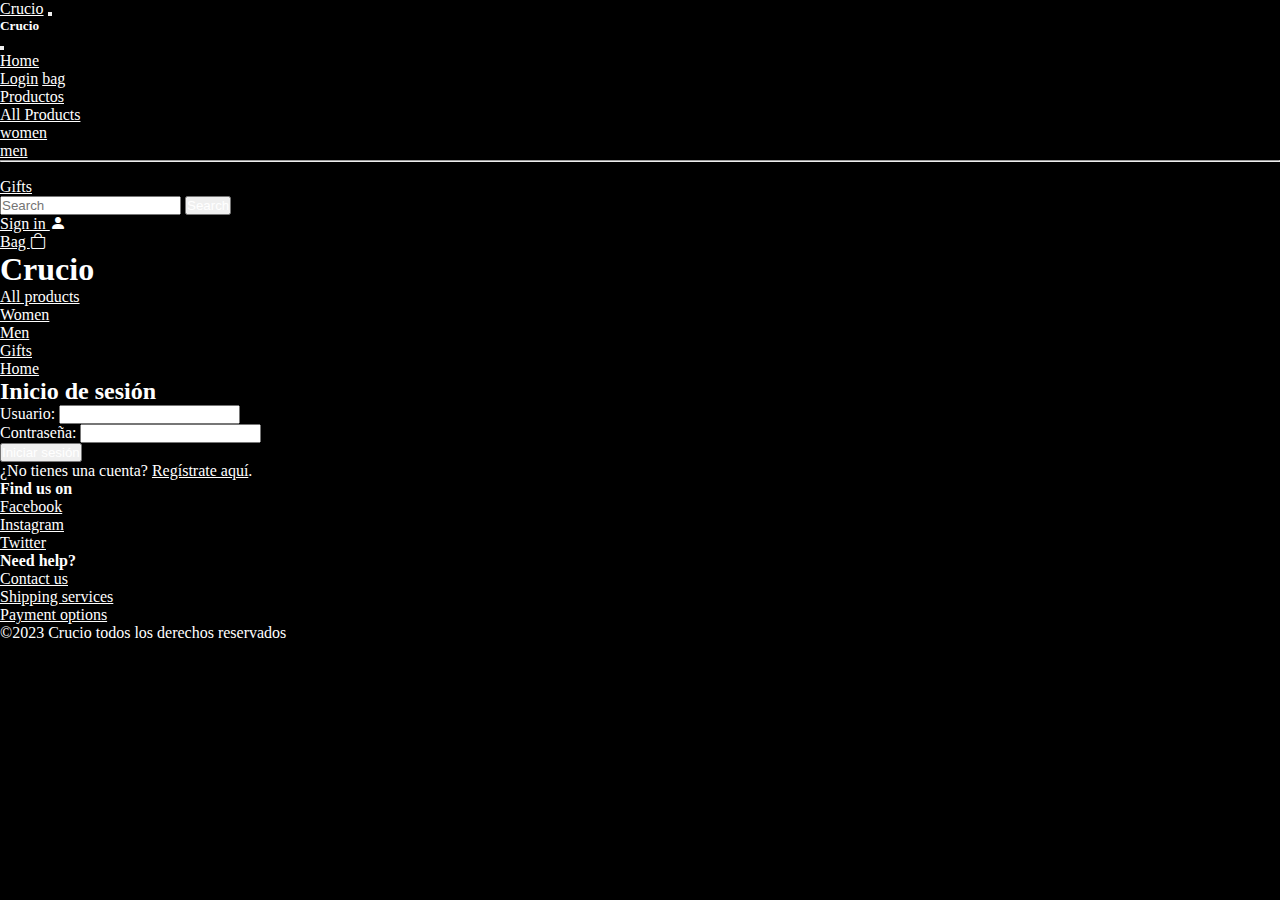
<file: paginas/sign-in.html>
<!DOCTYPE html>
<html lang="en">

<head>
    <meta charset="UTF-8" />
    <meta http-equiv="X-UA-Compatible" content="IE=edge" />
    <meta name="viewport" content="width=device-width, initial-scale=1.0" />
    <title>Crucio</title>
    <link rel="stylesheet" href="../sass/main.css" />
    <link rel="preconnect" href="https://fonts.googleapis.com">
<link rel="preconnect" href="https://fonts.gstatic.com" crossorigin>
<link href="https://fonts.googleapis.com/css2?family=Phudu:wght@300&display=swap" rel="stylesheet">
<link href="https://cdn.jsdelivr.net/npm/bootstrap@5.3.0-alpha3/dist/css/bootstrap.min.css" rel="stylesheet" integrity="sha384-KK94CHFLLe+nY2dmCWGMq91rCGa5gtU4mk92HdvYe+M/SXH301p5ILy+dN9+nJOZ" crossorigin="anonymous">
    <link rel="stylesheet" href="https://cdn.jsdelivr.net/npm/bootstrap-icons@1.10.4/font/bootstrap-icons.css">
</head>

<body class="bodyHome">
    <div class="nav__mobile">
        <nav class="navbar navbar-dark  bg-dark fixed-top">
            <div class="container-fluid">
              <a class="navbar-brand" href="./index.html">Crucio</a>
              <button class="navbar-toggler" type="button" data-bs-toggle="offcanvas" data-bs-target="#offcanvasDarkNavbar" aria-controls="offcanvasDarkNavbar" aria-label="Toggle navigation">
                <span class="navbar-toggler-icon"></span>
              </button>
              <div class="offcanvas offcanvas-end text-bg-dark" tabindex="-1" id="offcanvasDarkNavbar" aria-labelledby="offcanvasDarkNavbarLabel">
                <div class="offcanvas-header">
                  <h5 class="offcanvas-title" id="offcanvasDarkNavbarLabel">Crucio</h5>
                  <button type="button" class="btn-close btn-close-white" data-bs-dismiss="offcanvas" aria-label="Close"></button>
                </div>
                <div class="offcanvas-body">
                  <ul class="navbar-nav justify-content-end flex-grow-1 pe-3">
                    <li class="nav-item">
                      <a class="nav-link active" aria-current="page" href="./index.html">Home</a>
                    </li>
                    <li class="nav-item">
                      <a class="nav-link" href="./paginas/sign-in.html">Login</a>
                      <a class="nav-link" href="./paginas/bag.html">bag</a>
                    </li>
                    <li class="nav-item dropdown">
                      <a class="nav-link dropdown-toggle" href="#" role="button" data-bs-toggle="dropdown" aria-expanded="false">
                        Productos
                      </a>
                      <ul class="dropdown-menu dropdown-menu-dark">
                        <li><a class="dropdown-item" href="./paginas/productos.html">All Products</a></li>
                        <li><a class="dropdown-item" href="./paginas/women.html">women</a></li>
                        <li><a class="dropdown-item" href="./paginas/men.html">men</a></li>
                        <li>
                          <hr class="dropdown-divider">
                        </li>
                        <li><a class="dropdown-item" href="./paginas/Gifts.html">Gifts</a></li>
                      </ul>
                    </li>
                  </ul>
                  <form class="d-flex mt-3" role="search">
                    <input class="form-control me-2" type="search" placeholder="Search" aria-label="Search">
                    <button class="btn btn-success" type="submit">Search</button>
                  </form>
                </div>
              </div>
            </div>
          </nav>
    </div>
    <header class="headerHome">

        <div class="headerHome__login">
             <nav class="nav1">
            <ul>
                <li><a class="text-white" href="paginas/sign-in.html">Sign in <span class="bi bi-person-fill"></span></a></li>
                <li><a class="text-white" href="paginas/bag.html" >Bag <span class="bi bi-bag"></span>
                </a></li>
            </ul>

            </nav>
        </div>
        
 <div class="headerHome__nav">

        <h1 >Crucio</h1> 
            <nav id="nav2">
            <ul>
                <li class="1erpag"><a class="text-white" href="./productos.html">All products</a></li>
                <li class="2dapag"><a class="text-white" href="./women.html">Women</a></li>
                <li class="3erpag"><a class="text-white" href="./men.html">Men</a></li>
                <li class="4tapag"><a class="text-white" href="./Gifts.html">Gifts</a></li>
                <li class="5tapag"><a class="text-white" href="../index.html">Home</a></li>
            </ul>
            </nav>
        </div>
    </header>

    <section class="sectionHome">

        <h2>Inicio de sesión</h2>
        <form action="login.php" method="post" class="formulario">
            <label for="usuario">Usuario:</label>
            <input type="text" name="usuario" required><br>

            <label for="contrasena">Contraseña:</label>
            <input type="password" name="contrasena" required><br>

            <input type="submit" value="Iniciar sesión" class="inputSubmit">
        </form>
        <p>¿No tienes una cuenta? <a href="registro.php">Regístrate aquí</a>.</p>

    </section>
    <footer class="footerHome">
        <div class="div__footer">
            <div class="div__footer1">

           
            <nav>
                <h4>Find us on</h4>
                <ul>
                    <li><a class="text-white" href=""> <span class="icono-face"></span> Facebook</a></li>
                    <li><a class="text-white" href=""> <span class="icono-ig"></span>Instagram</a></li>
                    <li><a class="text-white" href=""> <span class="icono-twt"></span>Twitter</a></li>
                </ul>
            </nav>
        </div>

        <div class="div__footer2">
           
            <nav>
                <h4>Need help?</h4>
                <ul>
                    <li><a class="text-white" href=""> Contact us </a></li>
                    <li><a class="text-white" href=""> Shipping services</a></li>
                    <li><a class="text-white" href="">Payment options</a></li>
                </ul>
            </nav>


        </div>
        </div>

        

        <div class="div-copy">

            <p>&copy;2023 Crucio todos los derechos reservados</p>

        </div>

    </footer>
    <script src="https://cdn.jsdelivr.net/npm/bootstrap@5.3.0-alpha3/dist/js/bootstrap.bundle.min.js" integrity="sha384-ENjdO4Dr2bkBIFxQpeoTz1HIcje39Wm4jDKdf19U8gI4ddQ3GYNS7NTKfAdVQSZe" crossorigin="anonymous"></script>

</body>
</file>
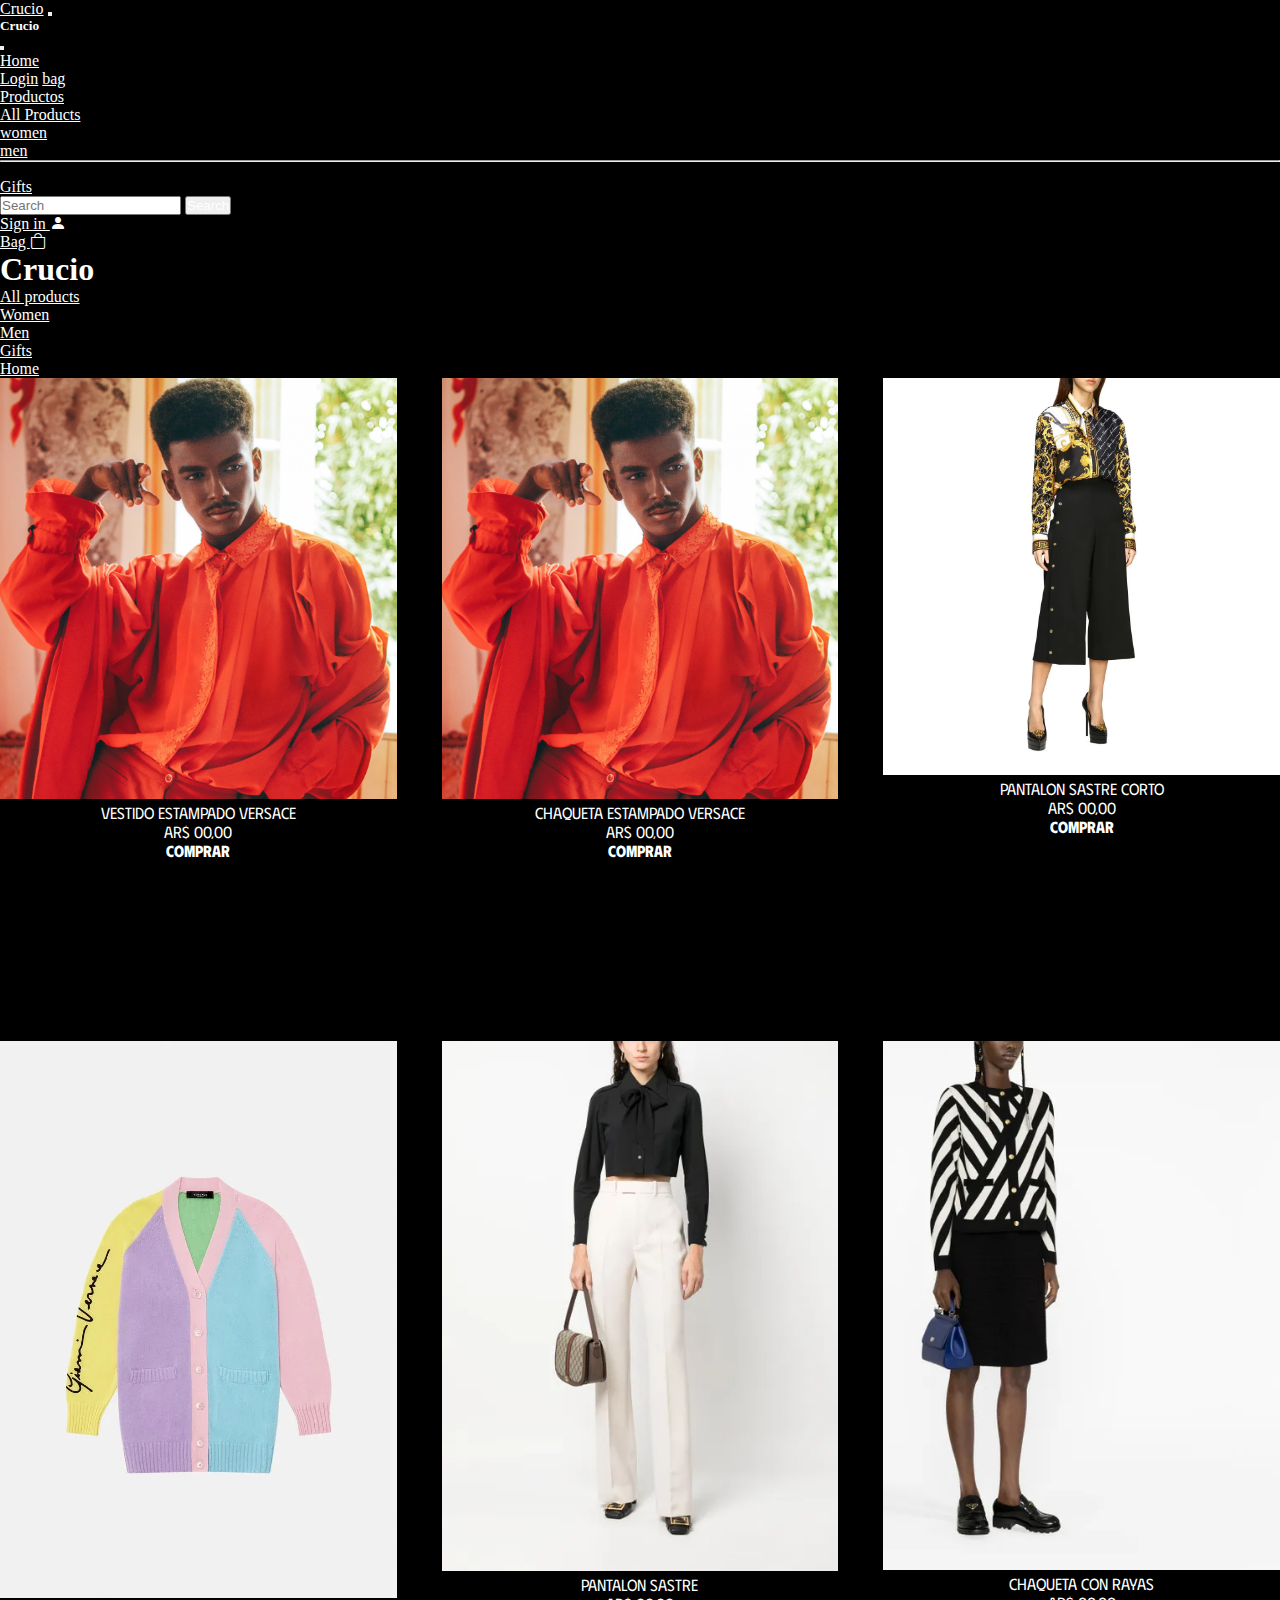
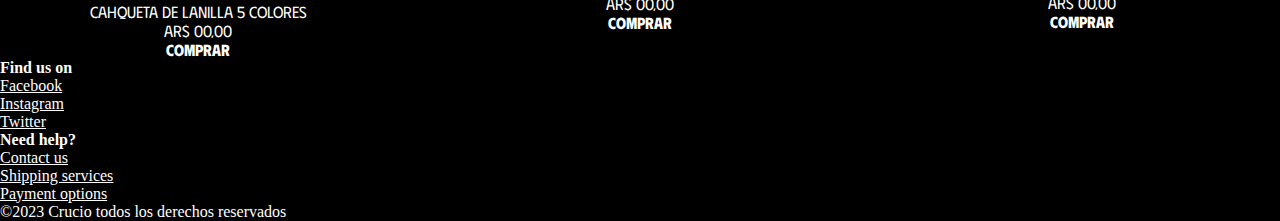
<file: paginas/women.html>
<!DOCTYPE html>
<html lang="en">

<head>
    <meta charset="UTF-8" />
    <meta http-equiv="X-UA-Compatible" content="IE=edge" />
    <meta name="viewport" content="width=device-width, initial-scale=1.0" />
    <title>Crucio</title>
    <link rel="stylesheet" href="../sass/main.css" />
    <link rel="preconnect" href="https://fonts.googleapis.com">
    <link rel="preconnect" href="https://fonts.gstatic.com" crossorigin>
    <link href="https://fonts.googleapis.com/css2?family=Phudu:wght@300&display=swap" rel="stylesheet">
    <link href="https://cdn.jsdelivr.net/npm/bootstrap@5.3.0-alpha3/dist/css/bootstrap.min.css" rel="stylesheet" integrity="sha384-KK94CHFLLe+nY2dmCWGMq91rCGa5gtU4mk92HdvYe+M/SXH301p5ILy+dN9+nJOZ" crossorigin="anonymous">
    <link rel="stylesheet" href="https://cdn.jsdelivr.net/npm/bootstrap-icons@1.10.4/font/bootstrap-icons.css">
</head>

<body class="bodyHome">
    <div class="nav__mobile">
        <nav class="navbar navbar-dark  bg-dark fixed-top">
            <div class="container-fluid">
              <a class="navbar-brand" href="./index.html">Crucio</a>
              <button class="navbar-toggler" type="button" data-bs-toggle="offcanvas" data-bs-target="#offcanvasDarkNavbar" aria-controls="offcanvasDarkNavbar" aria-label="Toggle navigation">
                <span class="navbar-toggler-icon"></span>
              </button>
              <div class="offcanvas offcanvas-end text-bg-dark" tabindex="-1" id="offcanvasDarkNavbar" aria-labelledby="offcanvasDarkNavbarLabel">
                <div class="offcanvas-header">
                  <h5 class="offcanvas-title" id="offcanvasDarkNavbarLabel">Crucio</h5>
                  <button type="button" class="btn-close btn-close-white" data-bs-dismiss="offcanvas" aria-label="Close"></button>
                </div>
                <div class="offcanvas-body">
                  <ul class="navbar-nav justify-content-end flex-grow-1 pe-3">
                    <li class="nav-item">
                      <a class="nav-link active" aria-current="page" href="./index.html">Home</a>
                    </li>
                    <li class="nav-item">
                      <a class="nav-link" href="./paginas/sign-in.html">Login</a>
                      <a class="nav-link" href="./paginas/bag.html">bag</a>
                    </li>
                    <li class="nav-item dropdown">
                      <a class="nav-link dropdown-toggle" href="#" role="button" data-bs-toggle="dropdown" aria-expanded="false">
                        Productos
                      </a>
                      <ul class="dropdown-menu dropdown-menu-dark">
                        <li><a class="dropdown-item" href="./paginas/productos.html">All Products</a></li>
                        <li><a class="dropdown-item" href="./paginas/women.html">women</a></li>
                        <li><a class="dropdown-item" href="./paginas/men.html">men</a></li>
                        <li>
                          <hr class="dropdown-divider">
                        </li>
                        <li><a class="dropdown-item" href="./paginas/Gifts.html">Gifts</a></li>
                      </ul>
                    </li>
                  </ul>
                  <form class="d-flex mt-3" role="search">
                    <input class="form-control me-2" type="search" placeholder="Search" aria-label="Search">
                    <button class="btn btn-success" type="submit">Search</button>
                  </form>
                </div>
              </div>
            </div>
          </nav>
    </div>
    <header class="headerHome">

        <div class="headerHome__login">
             <nav class="nav1">
            <ul>
                <li><a class="text-white" href="paginas/sign-in.html">Sign in <span class="bi bi-person-fill"></span></a></li>
                <li><a class="text-white" href="paginas/bag.html" >Bag <span class="bi bi-bag"></span>
                </a></li>
            </ul>

            </nav>
        </div>
        
 <div class="headerHome__nav">

        <h1 >Crucio</h1> 
            <nav id="nav2">
            <ul>
                <li class="1erpag"><a class="text-white" href="./productos.html">All products</a></li>
                <li class="2dapag"><a class="text-white" href="./women.html">Women</a></li>
                <li class="3erpag"><a class="text-white" href="./men.html">Men</a></li>
                <li class="4tapag"><a class="text-white" href="./Gifts.html">Gifts</a></li>
                <li class="5tapag"><a class="text-white" href="../index.html">Home</a></li>
            </ul>
            </nav>
        </div>
    </header>

    <section class="sectionRopa">
        <div>
            <a href=""><img src="../img/ropa_hombre1.jpg" alt="vestido estampado versace"></a>
            <p class="detProduct">Vestido estampado versace</p>
            <p>AR$ 00,00</p>
            <a href="">
                <p class="botonCompra" >Comprar</p>
            </a>
        </div>
        <div>
            <a href=""><img src="../img/ropa_hombre1.jpg" alt="chaqueta estampado versace"></a>
            <p class="detProduct">Chaqueta estampado versace</p>
            <p>AR$ 00,00</p>
            <a href="">
                <p class="botonCompra">Comprar</p>
            </a>
        </div>
        <div>
            <a href=""><img src="../img/ropa-mujer3.jpg" alt="Pantalon sastre corto color negro"></a>
            <p class="detProduct">Pantalon sastre corto</p>
            <p>AR$ 00,00</p>
            <a href="">
                <p class="botonCompra" >Comprar</p>
            </a>
        </div>
        <div>
            <a href=""><img src="../img/ropa-mujer4.jpg" alt="Chaqueta de lanilla 5 colores"></a>
            <p class="detProduct">Cahqueta de lanilla 5 colores</p>
            <p>AR$ 00,00</p>

            <a href="">
                <p class="botonCompra" >Comprar</p>
            </a>
        </div>
        <div>
            <a href=""><img src="../img/ropa-mujer5.jpg" alt="Pantalon sastre color blanco"></a>
            <p class="detProduct">Pantalon sastre </p>
            <p >AR$ 00,00</p>
            <a href="">
                <p class="botonCompra" >Comprar</p>
            </a>
        </div>
        <div>
            <a href=""><img src="../img/ropa-mujer6.jpg" alt="chaqueta con rayas tiro corto color blanco y negro"></a>
            <p class="detProduct">Chaqueta con rayas</p>
            <p >AR$ 00,00</p>
            <a href="">
                <p class="botonCompra" >Comprar</p>
            </a>
        </div>


    </section>

    <footer class="footerHome">
        <div class="div__footer">
            <div class="div__footer1">

           
            <nav>
                <h4>Find us on</h4>
                <ul>
                    <li><a class="text-white" href=""> <span class="icono-face"></span> Facebook</a></li>
                    <li><a class="text-white" href=""> <span class="icono-ig"></span>Instagram</a></li>
                    <li><a class="text-white" href=""> <span class="icono-twt"></span>Twitter</a></li>
                </ul>
            </nav>
        </div>

        <div class="div__footer2">
           
            <nav>
                <h4>Need help?</h4>
                <ul>
                    <li><a class="text-white" href=""> Contact us </a></li>
                    <li><a class="text-white" href=""> Shipping services</a></li>
                    <li><a class="text-white" href="">Payment options</a></li>
                </ul>
            </nav>


        </div>
        </div>

        

        <div class="div-copy">

            <p>&copy;2023 Crucio todos los derechos reservados</p>

        </div>

    </footer>
    <script src="https://cdn.jsdelivr.net/npm/bootstrap@5.3.0-alpha3/dist/js/bootstrap.bundle.min.js" integrity="sha384-ENjdO4Dr2bkBIFxQpeoTz1HIcje39Wm4jDKdf19U8gI4ddQ3GYNS7NTKfAdVQSZe" crossorigin="anonymous"></script>

</body>
</file>
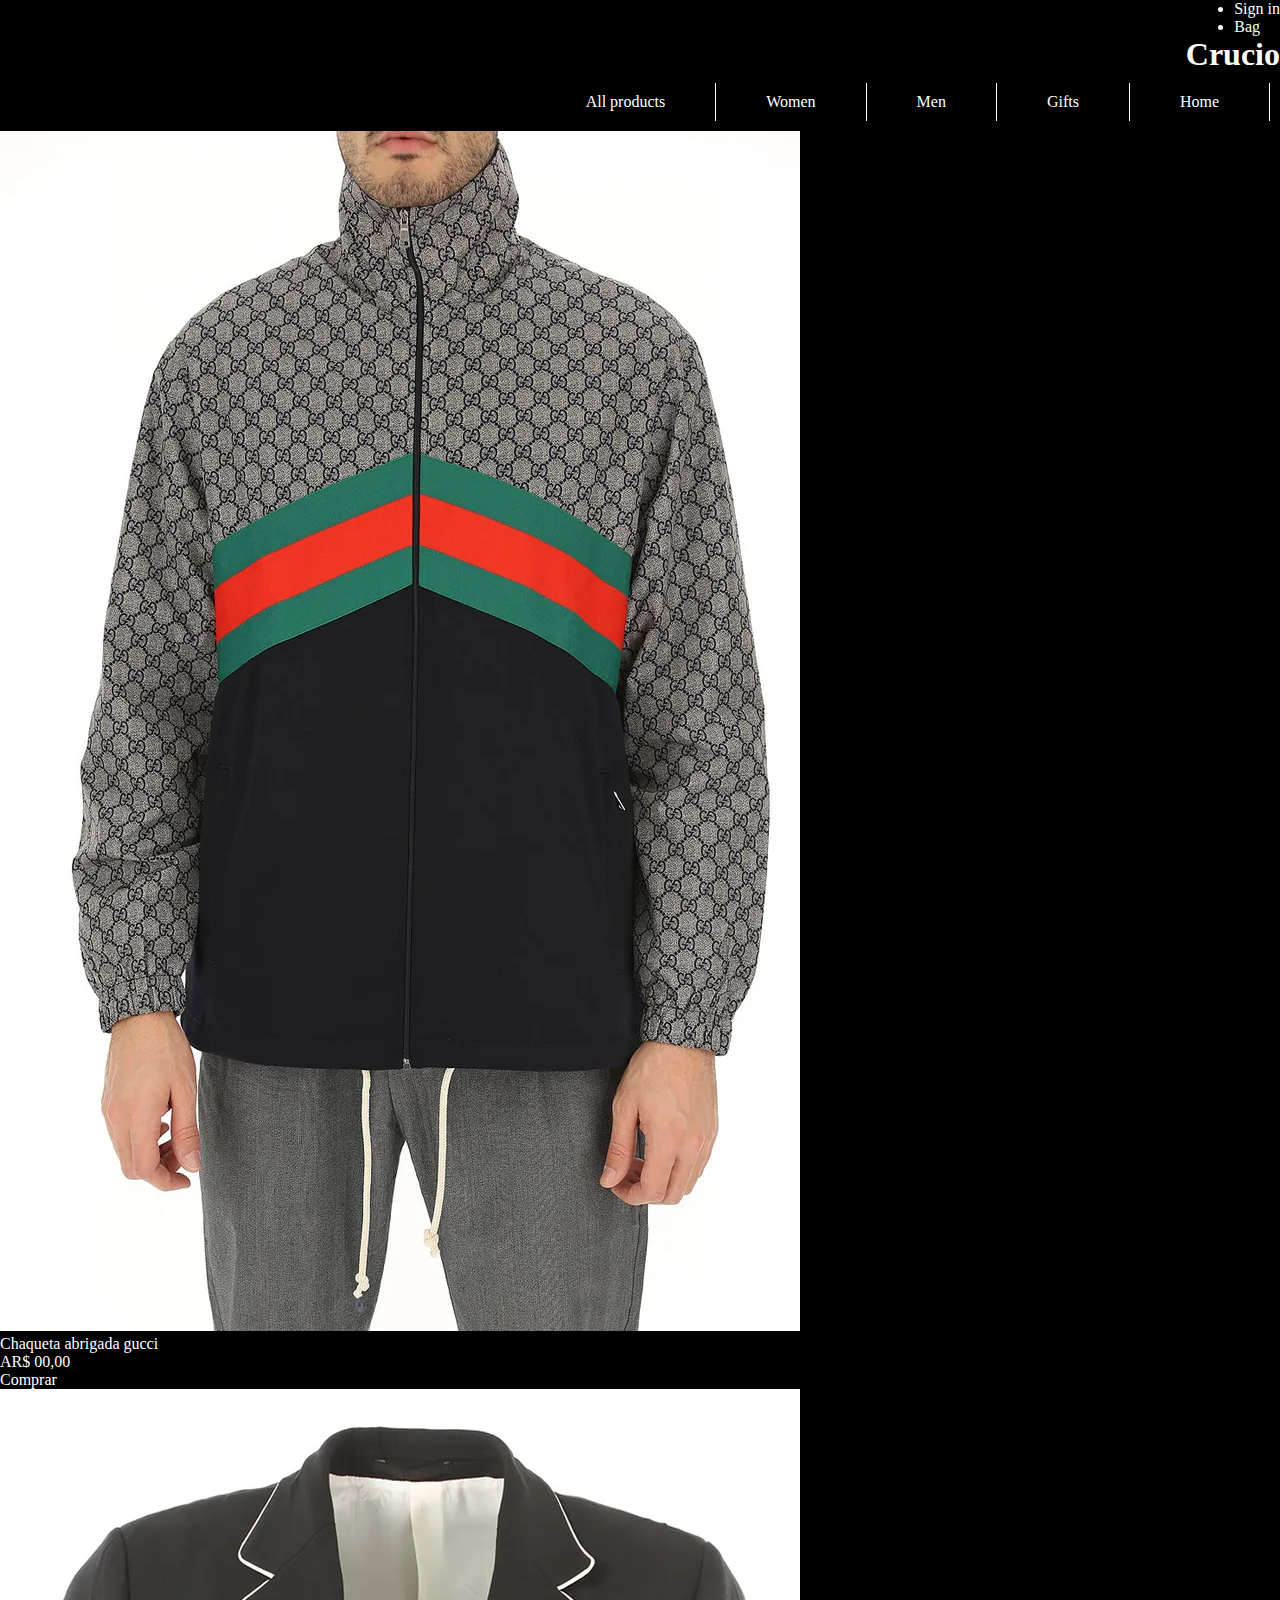
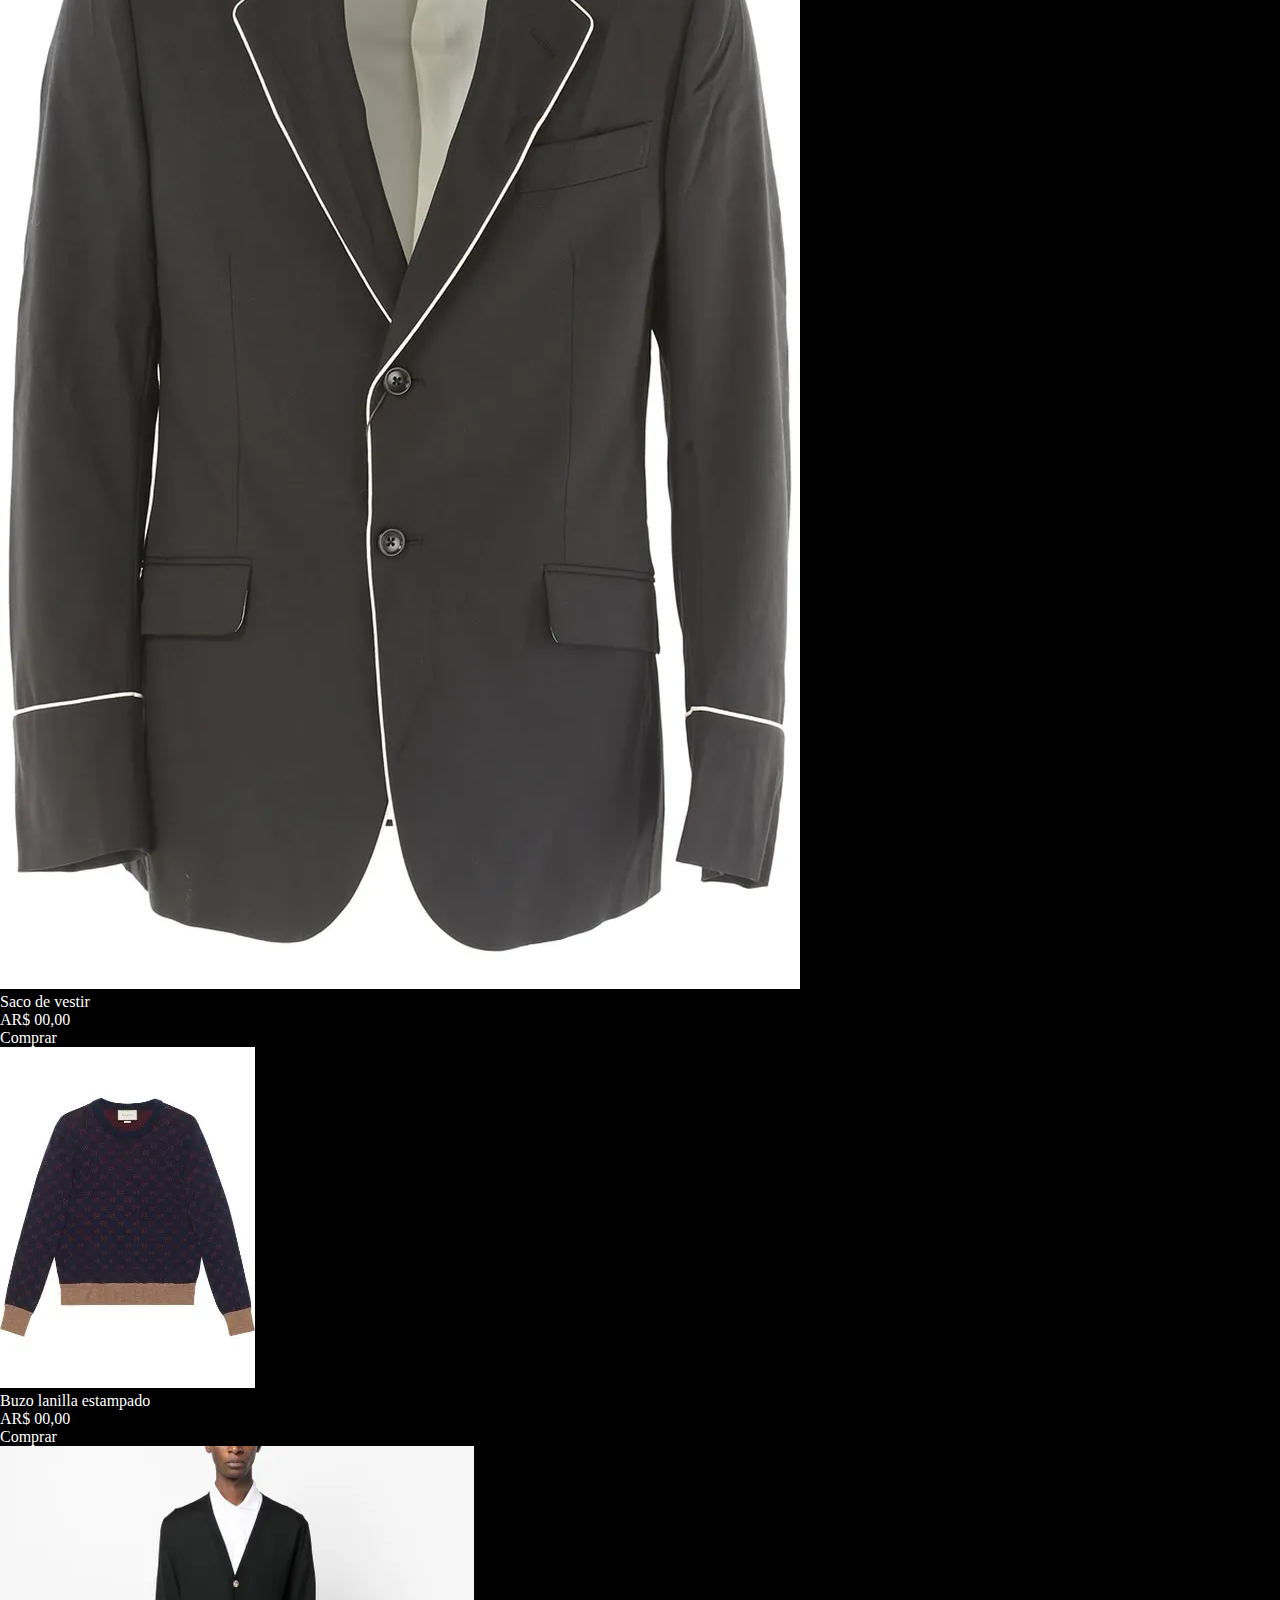
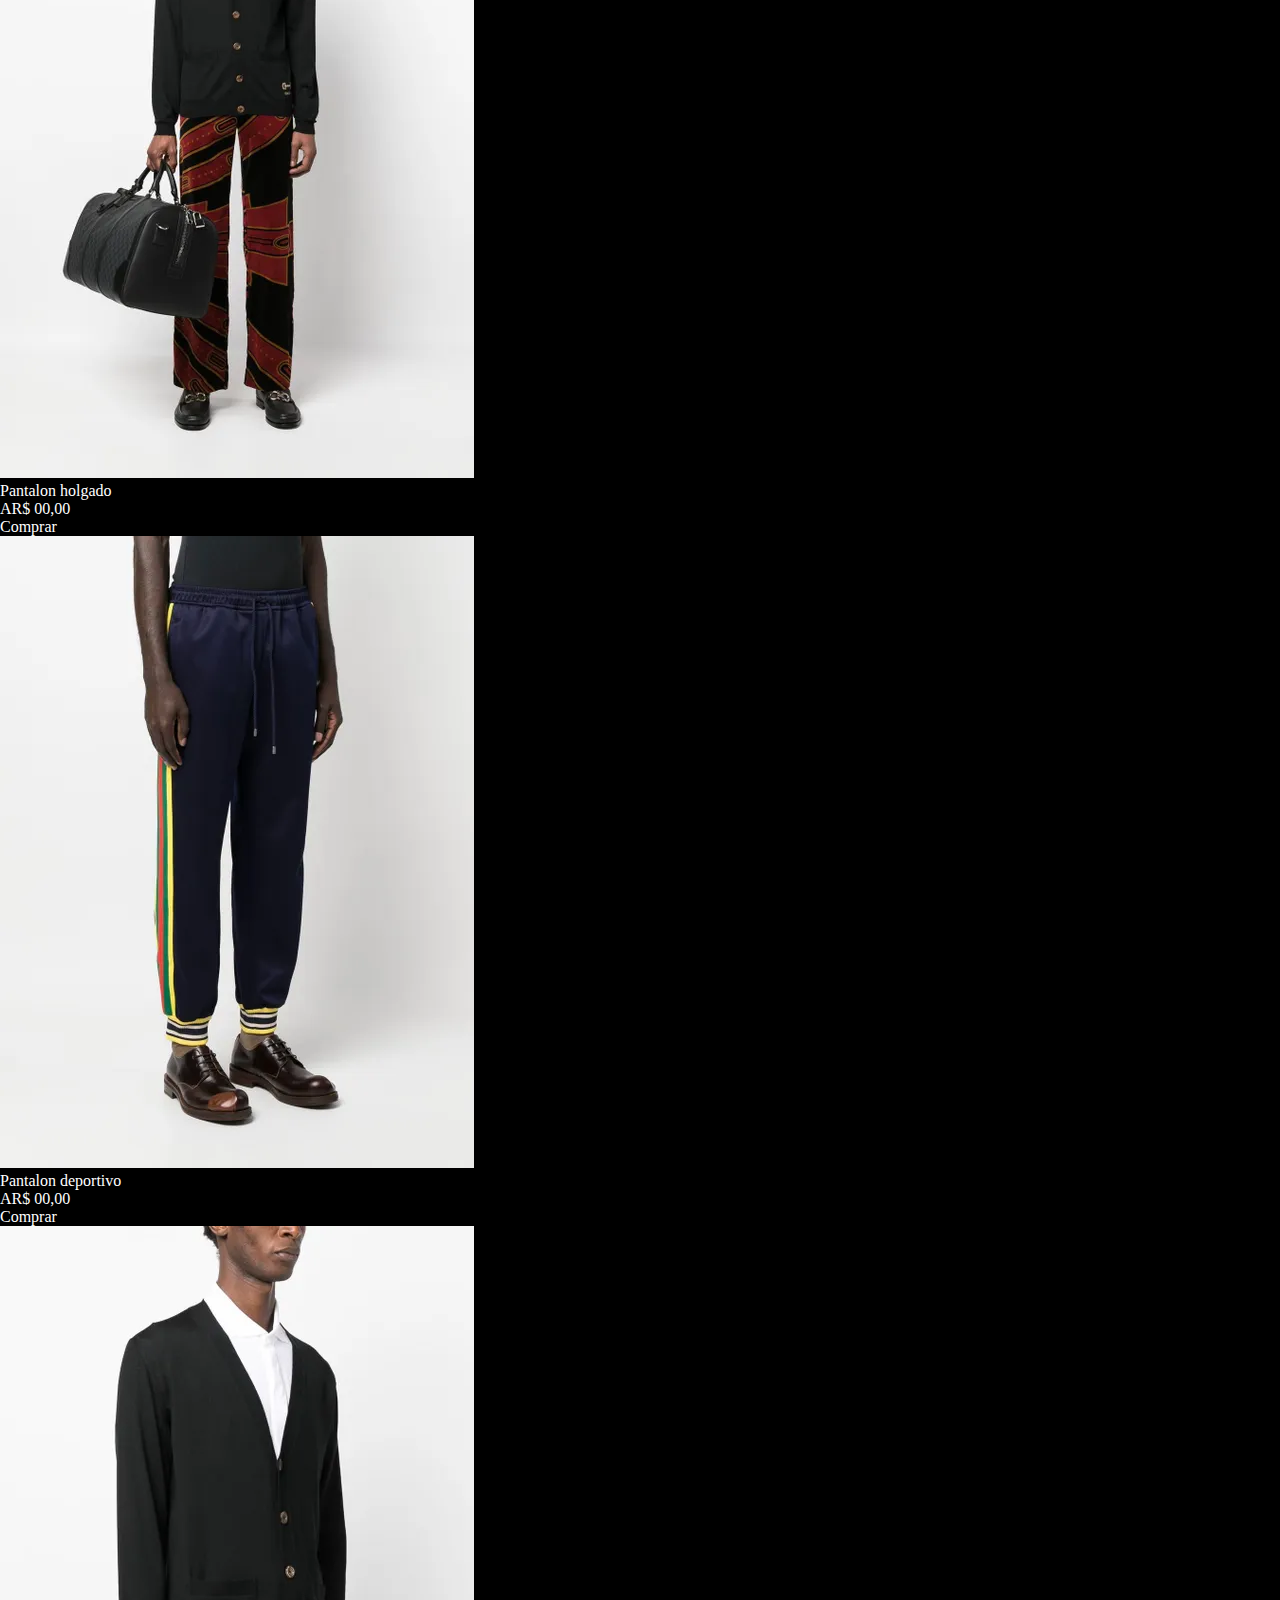
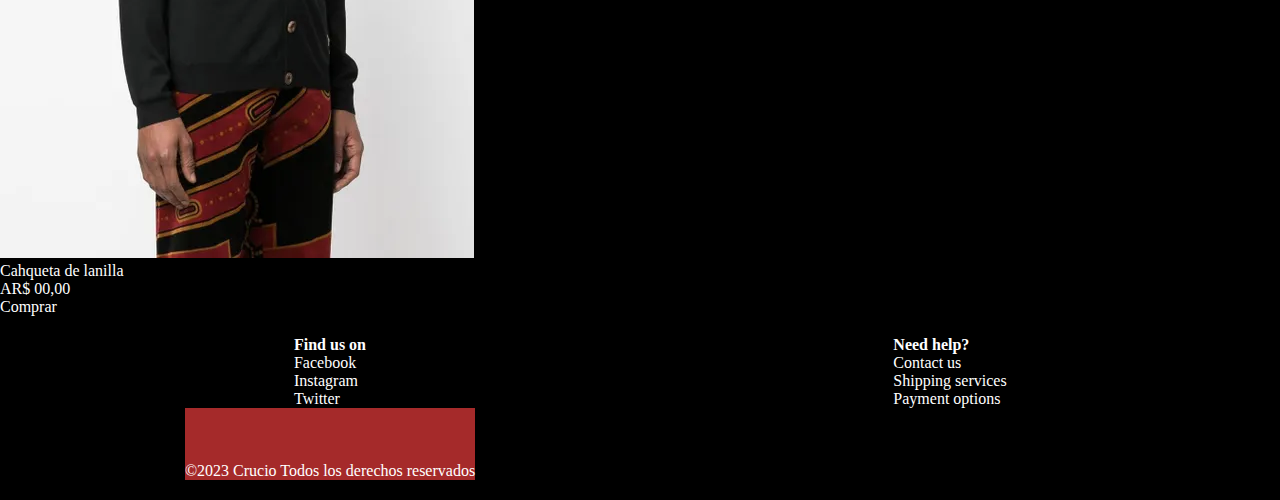
<file: proyecto/paginas/men.html>
<!DOCTYPE html>
<html lang="en">

<head>
    <meta charset="UTF-8" />
    <meta http-equiv="X-UA-Compatible" content="IE=edge" />
    <meta name="viewport" content="width=device-width, initial-scale=1.0" />
    <title>Crucio</title>
    <link rel="stylesheet" href="../estilos.css" />
    <link rel="preconnect" href="https://fonts.googleapis.com">
    <link rel="preconnect" href="https://fonts.gstatic.com" crossorigin>
    <link href="https://fonts.googleapis.com/css2?family=Phudu:wght@300&display=swap" rel="stylesheet">
</head>

<body class="bodyHome">
    <header class="headerHome">
        <nav class="nav1">
            <ul>
                <li><a href="sign-in.html">Sign in <span class="icono-login"></span></a></li>
                <li><a href="bag.html" class="navLeft">Bag <span class="icono-carrito"></span></a></li>
            </ul>

        </nav>

        <h1>Crucio</h1>

        <div class="div-sticky">
            <nav id="nav2">
                <ul>
                    <li class="1erpag"><a href="productos.html">All products</a></li>
                    <li class="2dapag"><a href="women.html">Women</a></li>
                    <li class="3erpag"><a href="men.html">Men</a></li>
                    <li class="4tapag"><a href="Gifts.html">Gifts</a></li>
                    <li class="5tapag"><a href="../index.html">Home</a></li>
                </ul>
            </nav>
        </div>


    </header>

    <section class="sectionRopa">
        <div>
            <a href=""><img src="../img/ropa-hombre.jpg" alt="chaqueta abrigada gucci"></a>
            <p class="detProduct">Chaqueta abrigada gucci</p>
            <p>AR$ 00,00</p>
            <a href="">
                <p>Comprar</p>
            </a>
        </div>
        <div>
            <a href=""><img src="../img/ropa-hombre2.jpg" alt="Saco de vestir color gris"></a>
            <p class="detProduct">Saco de vestir</p>
            <p>AR$ 00,00</p>
            <a href="">
                <p>Comprar</p>
            </a>
        </div>
        <div>
            <a href=""><img src="../img/ropa-hombre3" alt="Buzo lanilla color azul marino con estampado de la marca gucci en rojo"></a>
            <p class="detProduct">Buzo lanilla estampado</p>
            <p>AR$ 00,00</p>
            <a href="">
                <p>Comprar</p>
            </a>
        </div>
        <div>
            <a href=""><img src="../img/ropa-hombre4.webp" alt="Pantalon holgado estampado en colores rojo, amarillo y negro"></a>
            <p class="detProduct">Pantalon holgado</p>
            <p>AR$ 00,00</p>

            <a href="">
                <p>Comprar</p>
            </a>
        </div>
        <div>
            <a href=""><img src="../img/ropa-hombre5.jpg" alt="Pantalon deportivo color azul con rayas a los costados de color verde, rojo y amarillo"></a>
            <p class="detProduct">Pantalon deportivo</p>
            <p>AR$ 00,00</p>
            <a href="">
                <p>Comprar</p>
            </a>
        </div>
        <div>
            <a href=""><img src="../img/ropa-hombre6.jpg" alt="chaqueta de lanilla color negro amplia"></a>
            <p class="detProduct">Cahqueta de lanilla</p>
            <p>AR$ 00,00</p>
            <a href="">
                <p>Comprar</p>
            </a>
        </div>


    </section>

    <footer class="footerHome">

        <div class="div-footer1">

            <h4>Find us on</h4>
            <nav>
                <ul>
                    <li><a href=""> Facebook</a></li>
                    <li><a href=""> Instagram</a></li>
                    <li><a href=""> Twitter</a></li>
                </ul>
            </nav>
        </div>

        <div class="div-footer2">
            <h4>Need help?</h4>
            <nav>
                <ul>
                    <li><a href=""> Contact us </a></li>
                    <li><a href=""> Shipping services</a></li>
                    <li><a href="">Payment options</a></li>
                </ul>
            </nav>


        </div>

        <div class="div-copy">

            <p>&copy;2023 Crucio Todos los derechos reservados</p>

        </div>

    </footer>

</body>
</file>
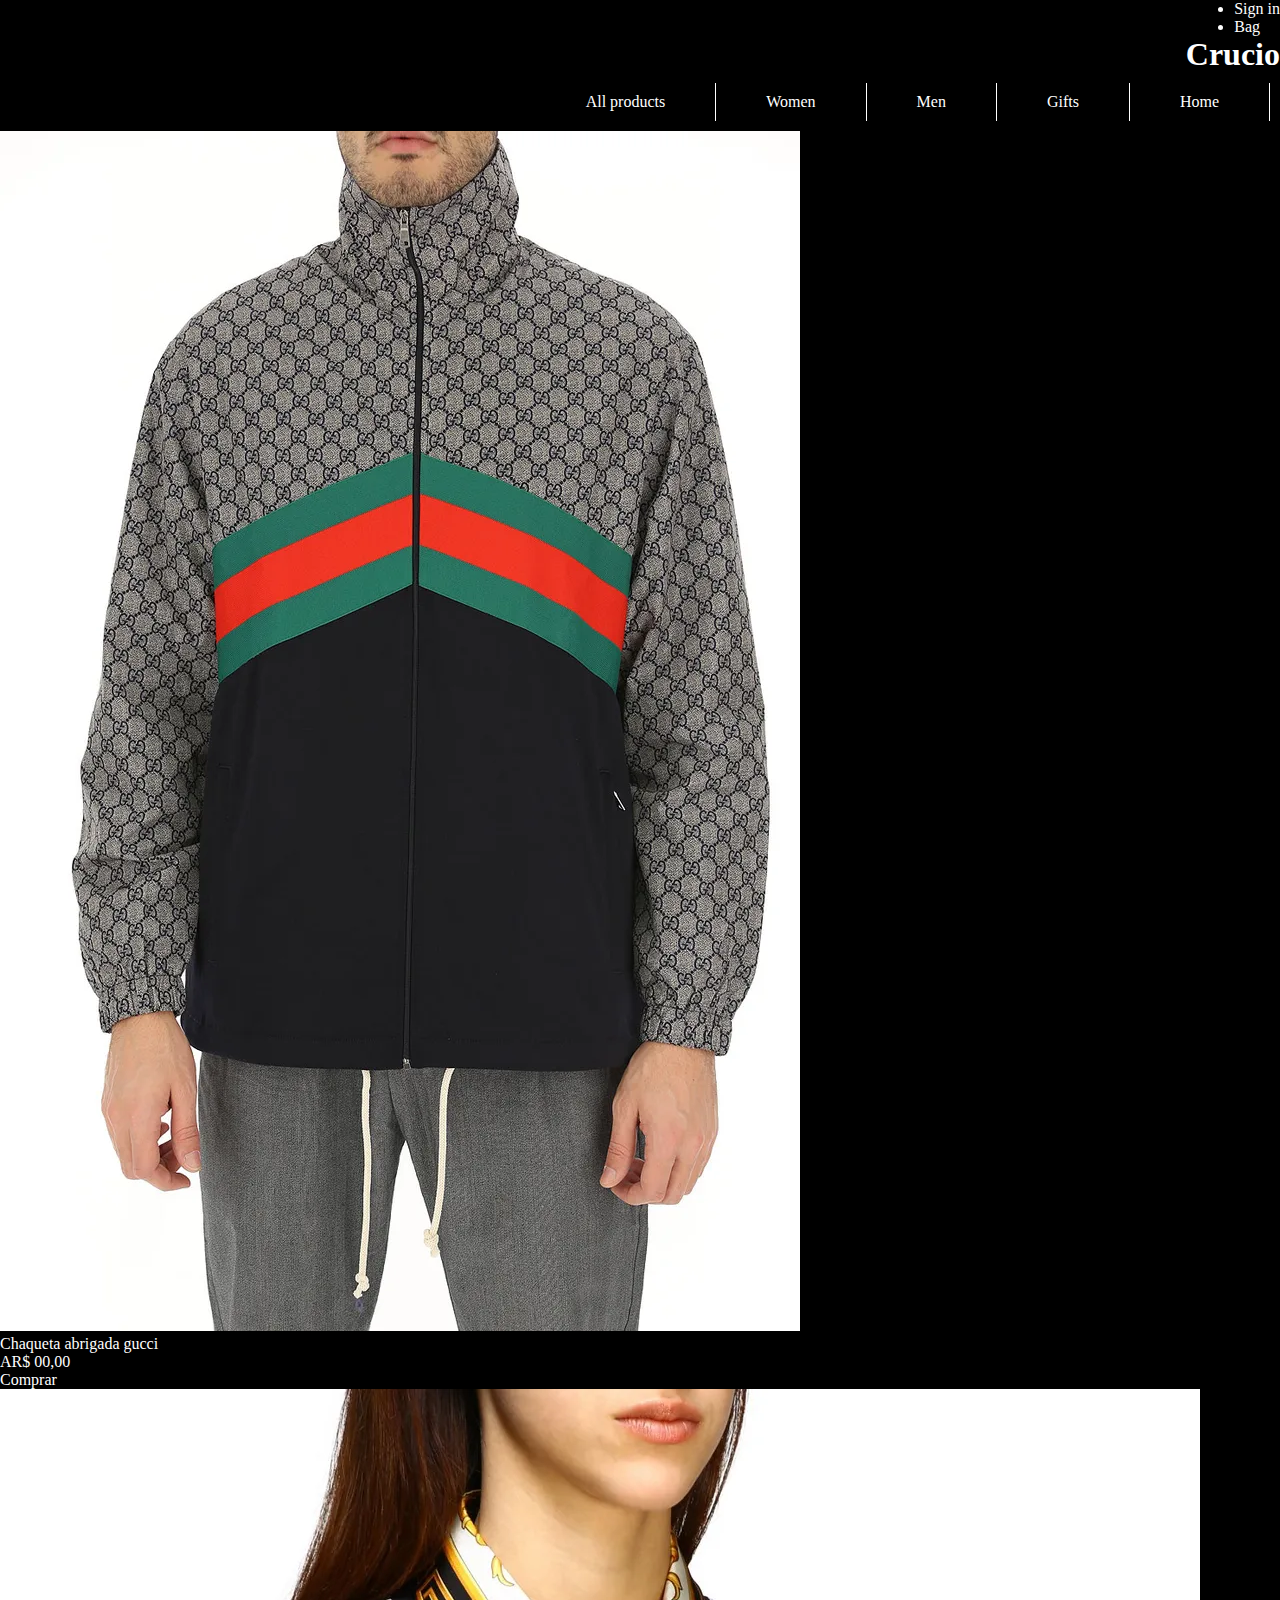
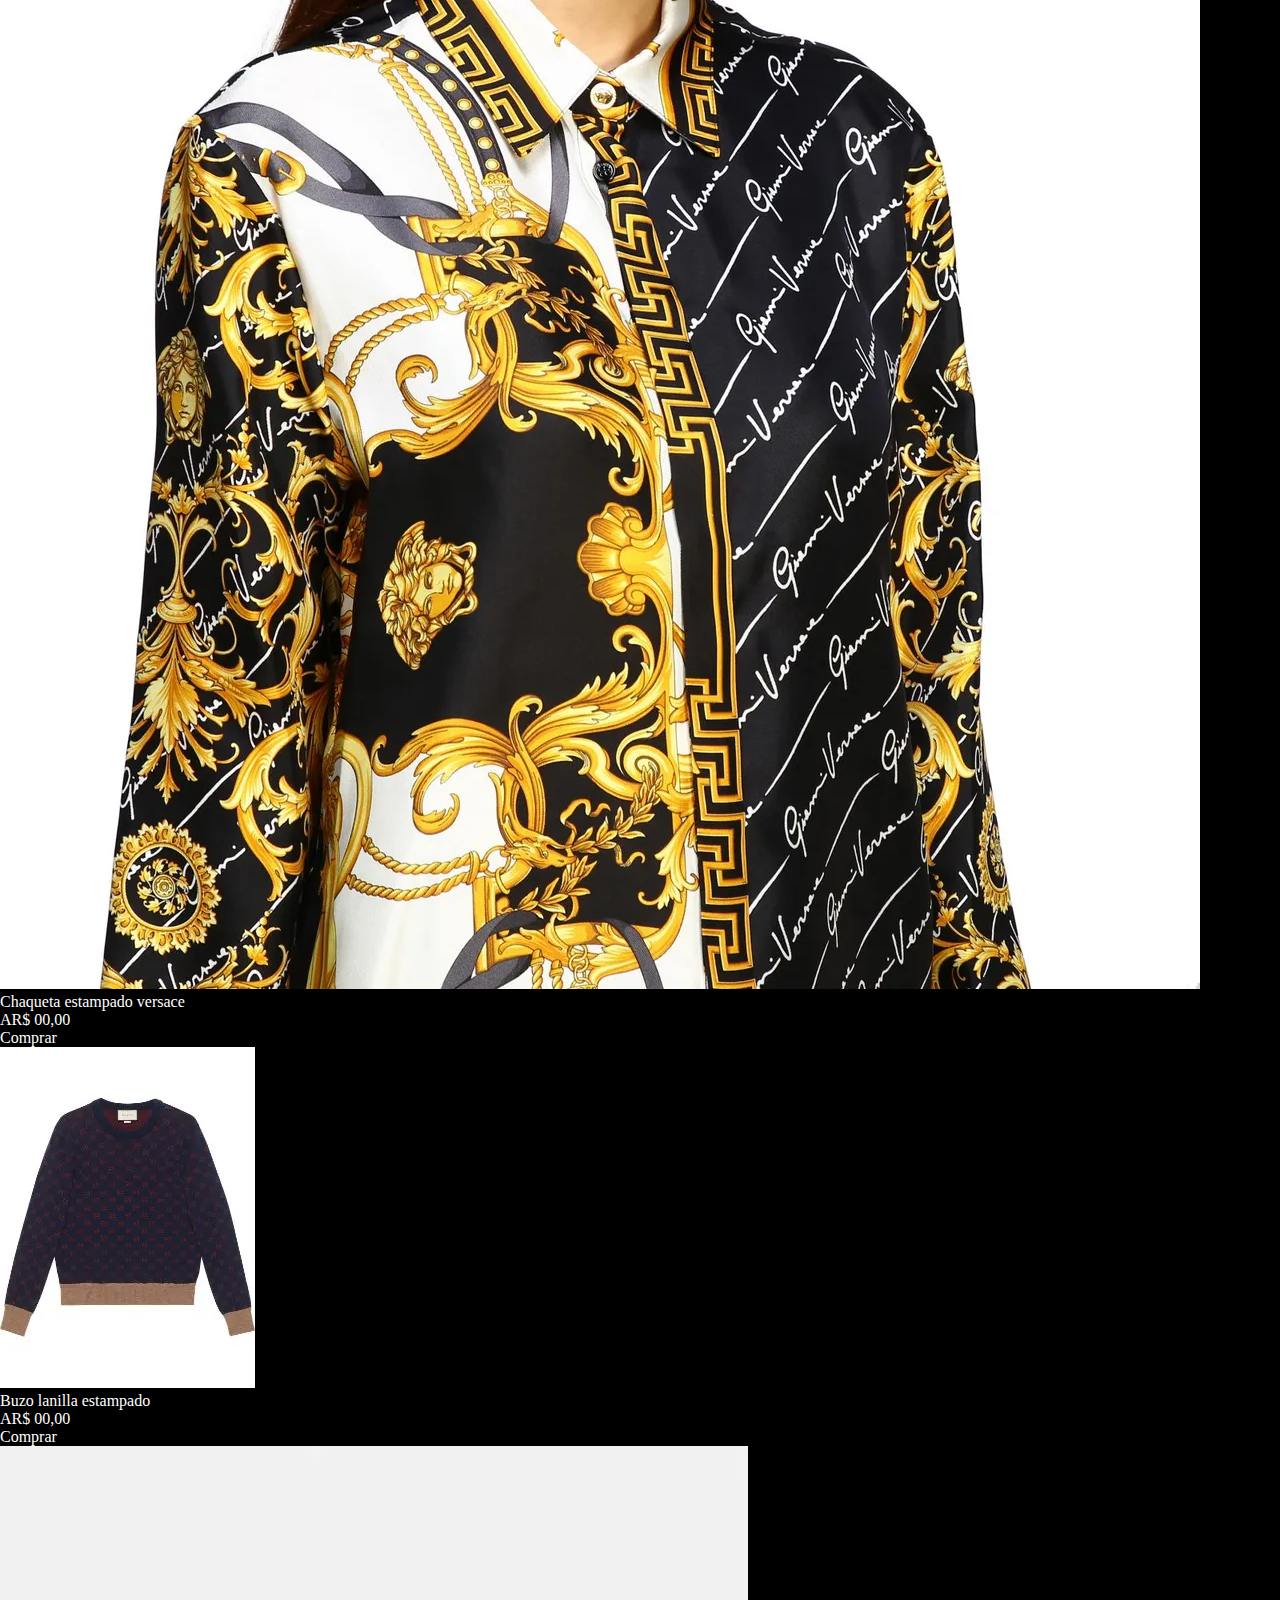
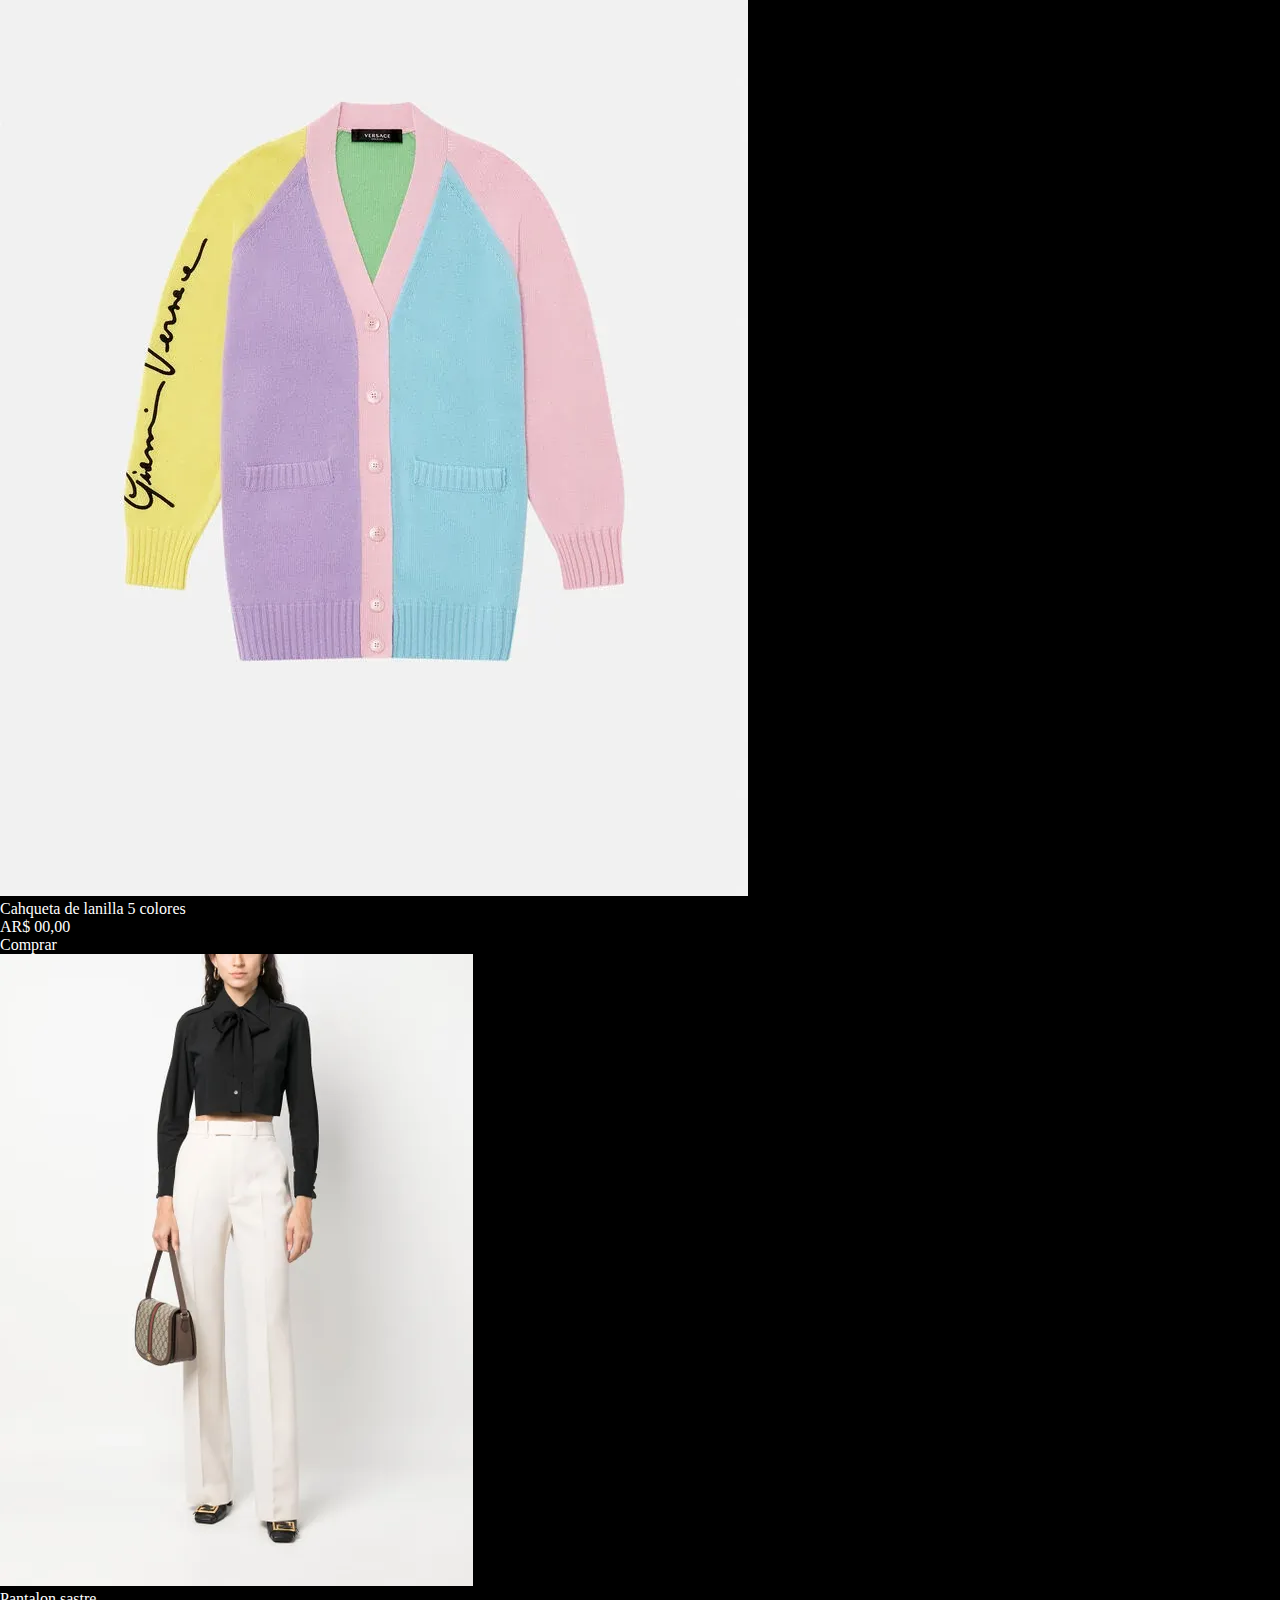
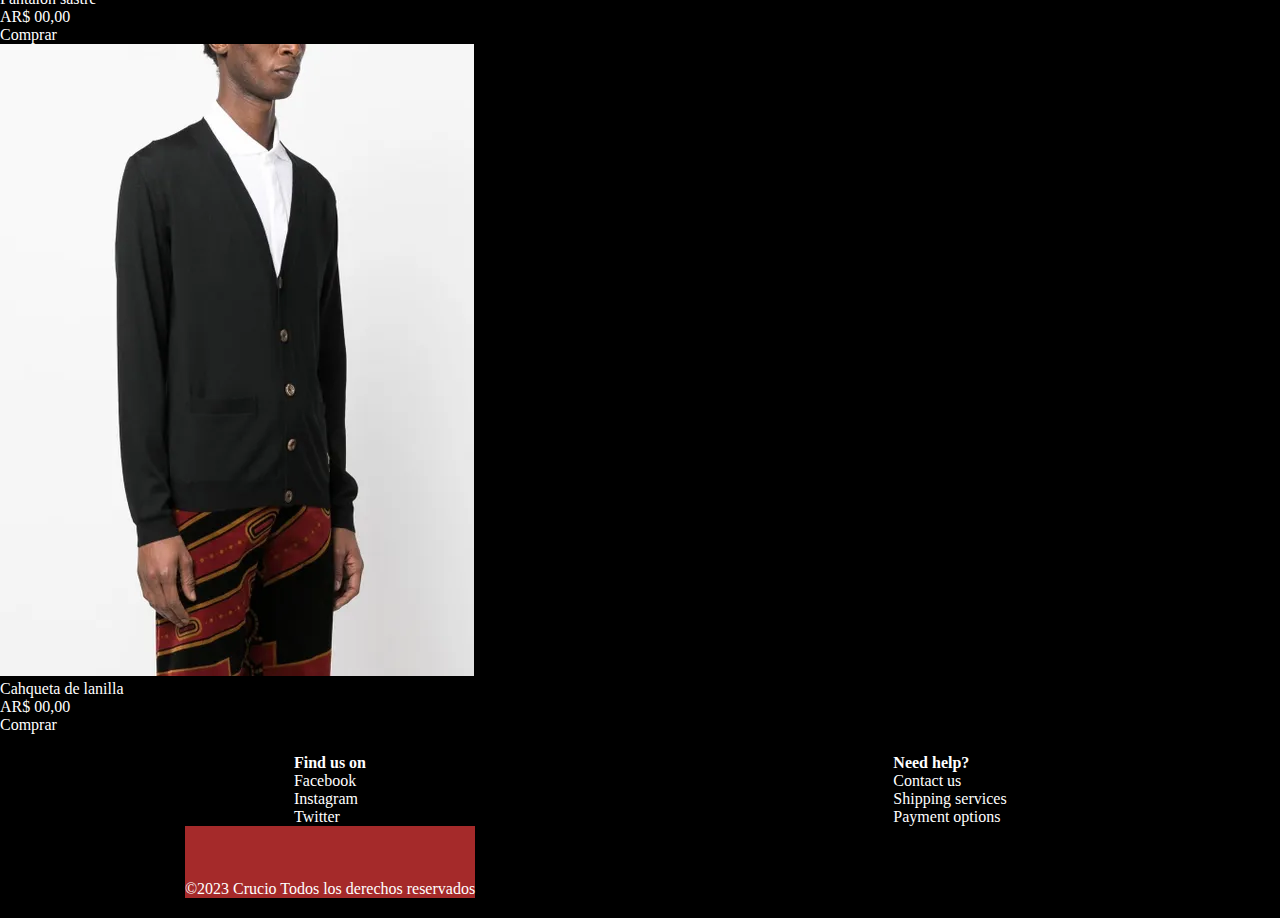
<file: proyecto/paginas/productos.html>
<!DOCTYPE html>
<html lang="en">

<head>
    <meta charset="UTF-8" />
    <meta http-equiv="X-UA-Compatible" content="IE=edge" />
    <meta name="viewport" content="width=device-width, initial-scale=1.0" />
    <title>All products</title>
    <link rel="stylesheet" href="../estilos.css" />
    <link rel="preconnect" href="https://fonts.googleapis.com">
    <link rel="preconnect" href="https://fonts.gstatic.com" crossorigin>
    <link href="https://fonts.googleapis.com/css2?family=Phudu:wght@300&display=swap" rel="stylesheet">
</head>

<body class="bodyHome">
    <header class="headerHome">
        <nav class="nav1">
            <ul>
                <li><a href="sign-in.html">Sign in <span class="icono-login"></span></a></li>
                <li><a href="bag.html" class="navLeft">Bag <span class="icono-carrito"></span></a></li>
            </ul>

        </nav>

        <h1>Crucio</h1>

        <div class="div-sticky">
            <nav id="nav2">
                <ul>
                    <li class="1erpag"><a href="productos.html">All products</a></li>
                    <li class="2dapag"><a href="women.html">Women</a></li>
                    <li class="3erpag"><a href="men.html">Men</a></li>
                    <li class="4tapag"><a href="Gifts.html">Gifts</a></li>
                    <li class="5tapag"><a href="../index.html">Home</a></li>
                </ul>
            </nav>
        </div>


    </header>

    <section class="sectionRopa">
        <div>
            <a href=""><img src="../img/ropa-hombre.jpg" alt="chaqueta abrigada gucci"></a>
            <p class="detProduct">Chaqueta abrigada gucci</p>
            <p>AR$ 00,00</p>
            <a href="">
                <p>Comprar</p>
            </a>
        </div>
        <div>
            <a href=""><img src="../img/ropa-mujer2.jpg" alt="chaqueta estampado versace"></a>
            <p class="detProduct">Chaqueta estampado versace</p>
            <p>AR$ 00,00</p>
            <a href="">
                <p>Comprar</p>
            </a>
        </div>
        <div>
            <a href=""><img src="../img/ropa-hombre3" alt="Buzo lanilla color azul marino con estampado de la marca gucci en rojo"></a>
            <p class="detProduct">Buzo lanilla estampado</p>
            <p>AR$ 00,00</p>
            <a href="">
                <p>Comprar</p>
            </a>
        </div>
        <div>
            <a href=""><img src="../img/ropa-mujer4.jpg" alt="Chaqueta de lanilla 5 colores"></a>
            <p class="detProduct">Cahqueta de lanilla 5 colores</p>
            <p>AR$ 00,00</p>

            <a href="">
                <p>Comprar</p>
            </a>
        </div>
        <div>
            <a href=""><img src="../img/ropa-mujer5.jpg" alt="Pantalon sastre color blanco"></a>
            <p class="detProduct">Pantalon sastre </p>
            <p>AR$ 00,00</p>
            <a href="">
                <p>Comprar</p>
            </a>
        </div>
        <div>
            <a href=""><img src="../img/ropa-hombre6.jpg" alt="chaqueta de lanilla color negro amplia"></a>
            <p class="detProduct">Cahqueta de lanilla</p>
            <p>AR$ 00,00</p>
            <a href="">
                <p>Comprar</p>
            </a>
        </div>
        <footer class="footerHome">

            <div class="div-footer1">

                <h4>Find us on</h4>
                <nav>
                    <ul>
                        <li><a href=""> Facebook</a></li>
                        <li><a href=""> Instagram</a></li>
                        <li><a href=""> Twitter</a></li>
                    </ul>
                </nav>
            </div>

            <div class="div-footer2">
                <h4>Need help?</h4>
                <nav>
                    <ul>
                        <li><a href=""> Contact us </a></li>
                        <li><a href=""> Shipping services</a></li>
                        <li><a href="">Payment options</a></li>
                    </ul>
                </nav>


            </div>

            <div class="div-copy">

                <p>&copy;2023 Crucio Todos los derechos reservados</p>

            </div>

        </footer>

</body>
</file>
<file: sass/main.css>
* {
  margin: 0;
  padding: 0;
  color: white;
}

.bodyHome {
  background-color: black;
}

.sectionRopa {
  display: grid;
  grid-template-columns: repeat(3, 1fr);
  grid-template-rows: repeat(2, 1fr);
  gap: 5vh;
}
.sectionRopa p {
  text-align: center;
  font-family: "Phudu", cursive;
}
.sectionRopa .botonCompra {
  font-weight: bold;
  text-align: center;
}
.sectionRopa a {
  text-decoration: none;
}
.sectionRopa a img {
  width: 100%;
  height: auto;
}

@media (max-width: 720px) {
  .headerHome {
    display: none;
  }
  .sectionHome {
    margin-top: 14vh;
  }
  .nav__mobile nav {
    background-color: black !important;
    font-family: "Phudu", cursive !important;
  }
  div .offcanvas {
    background-color: black !important;
  }
  .sectionRopa {
    margin-top: 16vh;
    display: grid;
    grid-template-columns: repeat(1, 1fr);
    grid-template-rows: repeat(6, 1fr);
    gap: 10px;
  }
  .footerHome {
    background-image: linear-gradient(to top, #270606 0%, #000000 100%);
  }
  .footerHome .div__footer {
    display: flex;
    flex-wrap: nowrap;
    justify-content: center;
    align-items: center;
    margin-top: 20vh;
    margin-bottom: 5vh;
  }
  .footerHome .div__footer nav h4 {
    text-align: center;
    font-family: "Phudu", cursive;
    margin: 5px;
    padding: 5px;
  }
  .footerHome .div__footer nav ul li {
    list-style: none;
  }
  .footerHome .div__footer nav ul li a {
    text-decoration: none;
  }
}
@media (min-width: 721px) and (max-width: 1024px) {
  .headerHome {
    display: none;
  }
  .nav__mobile nav {
    background-color: black !important;
    font-family: "Phudu", cursive !important;
  }
  div .offcanvas {
    background-color: black !important;
  }
  .sectionHome {
    margin-top: 10vh;
  }
  .sectionRopa {
    margin-top: 16vh;
    display: grid;
    grid-template-columns: repeat(3, 1fr);
    grid-template-rows: repeat(2, 1fr);
    gap: 10px;
  }
  .footerHome {
    background-image: linear-gradient(to top, #270606 0%, #000000 100%);
  }
  .footerHome .div__footer {
    display: flex;
    justify-content: center;
    align-items: center;
    margin-top: 20vh;
    margin-bottom: 5vh;
  }
  .footerHome .div__footer nav h4 {
    text-align: center;
    margin: 2px;
    padding: 5px;
  }
  .footerHome .div__footer nav ul li {
    list-style: none;
  }
  .footerHome .div__footer nav ul li a {
    text-decoration: none;
  }
}/*# sourceMappingURL=main.css.map */
</file>
<file: proyecto/css/estilos.css>
*{
    margin: 0;
    padding: 0;
    color: white;

}

.bodyHome {
    background-color: black;
}
 

.headerHome div nav ul li a {
    padding: 40px;
    text-decoration: none;
    
}
.headerHome div nav ul li {
    list-style: none;
}


.nav {
    width: 100%;
}

.headerHome {
    display: flex;
   flex-direction: column;
   align-items: flex-end;
  
}
.log {
    margin-top: 10px;
}


.nav h1{
    text-align: center;
    margin-bottom: 35px;
    margin-top: 20px;

}

#nav2 ul{
    display: flex;
    margin: 10px;
    justify-content: center;
}
#nav2 ul li {
    padding: 10px;
    border-right: 1px solid white;
}

.log ul {
 display: flex;
    
}
.log{
    width: 17%;
}
 

.sectionHome div img{
    margin-top: 10px;
    width: 100%;
    height: auto;

}

.sectionHome {
    display: grid;
    grid-template-columns: 210vh;
    grid-template-rows: 1fr 1fr 1fr;
    justify-content: center;
}

.footerHome {
    display: grid;
    grid-template-columns: 1fr 1fr;
    grid-template-rows: 1fr 1fr;
    justify-items: center;
    margin: 20px;
}

.footerHome div nav li, a {
    text-decoration: none;
    list-style: none;
}
.div-copy {
    background-color: brown;
    display: flex;
    align-items: end;
    
}
</file>
<file: proyecto/estilos.css>
*{
    margin: 0;
    padding: 0;
    color: white;

}

.bodyHome {
    background-color: black;
}
 

.headerHome div nav ul li a {
    padding: 40px;
    text-decoration: none;
    
}
.headerHome div nav ul li {
    list-style: none;
}


.nav {
    width: 100%;
}

.headerHome {
    display: flex;
   flex-direction: column;
   align-items: flex-end;
  
}
.log {
    margin-top: 10px;
}


.nav h1{
    text-align: center;
    margin-bottom: 35px;
    margin-top: 20px;

}

#nav2 ul{
    display: flex;
    margin: 10px;
    justify-content: center;
}
#nav2 ul li {
    padding: 10px;
    border-right: 1px solid white;
}

.log ul {
 display: flex;
    
}
.log{
    width: 17%;
}
 

.sectionHome div img{
    margin-top: 10px;
    width: 100%;
    height: auto;

}

.sectionHome {
    display: grid;
    grid-template-columns: 210vh;
    grid-template-rows: 1fr 1fr 1fr;
    justify-content: center;
}

.footerHome {
    display: grid;
    grid-template-columns: 1fr 1fr;
    grid-template-rows: 1fr 1fr;
    justify-items: center;
    margin: 20px;
}

.footerHome div nav li, a {
    text-decoration: none;
    list-style: none;
}
.div-copy {
    background-color: brown;
    display: flex;
    align-items: end;
    
}
</file>
